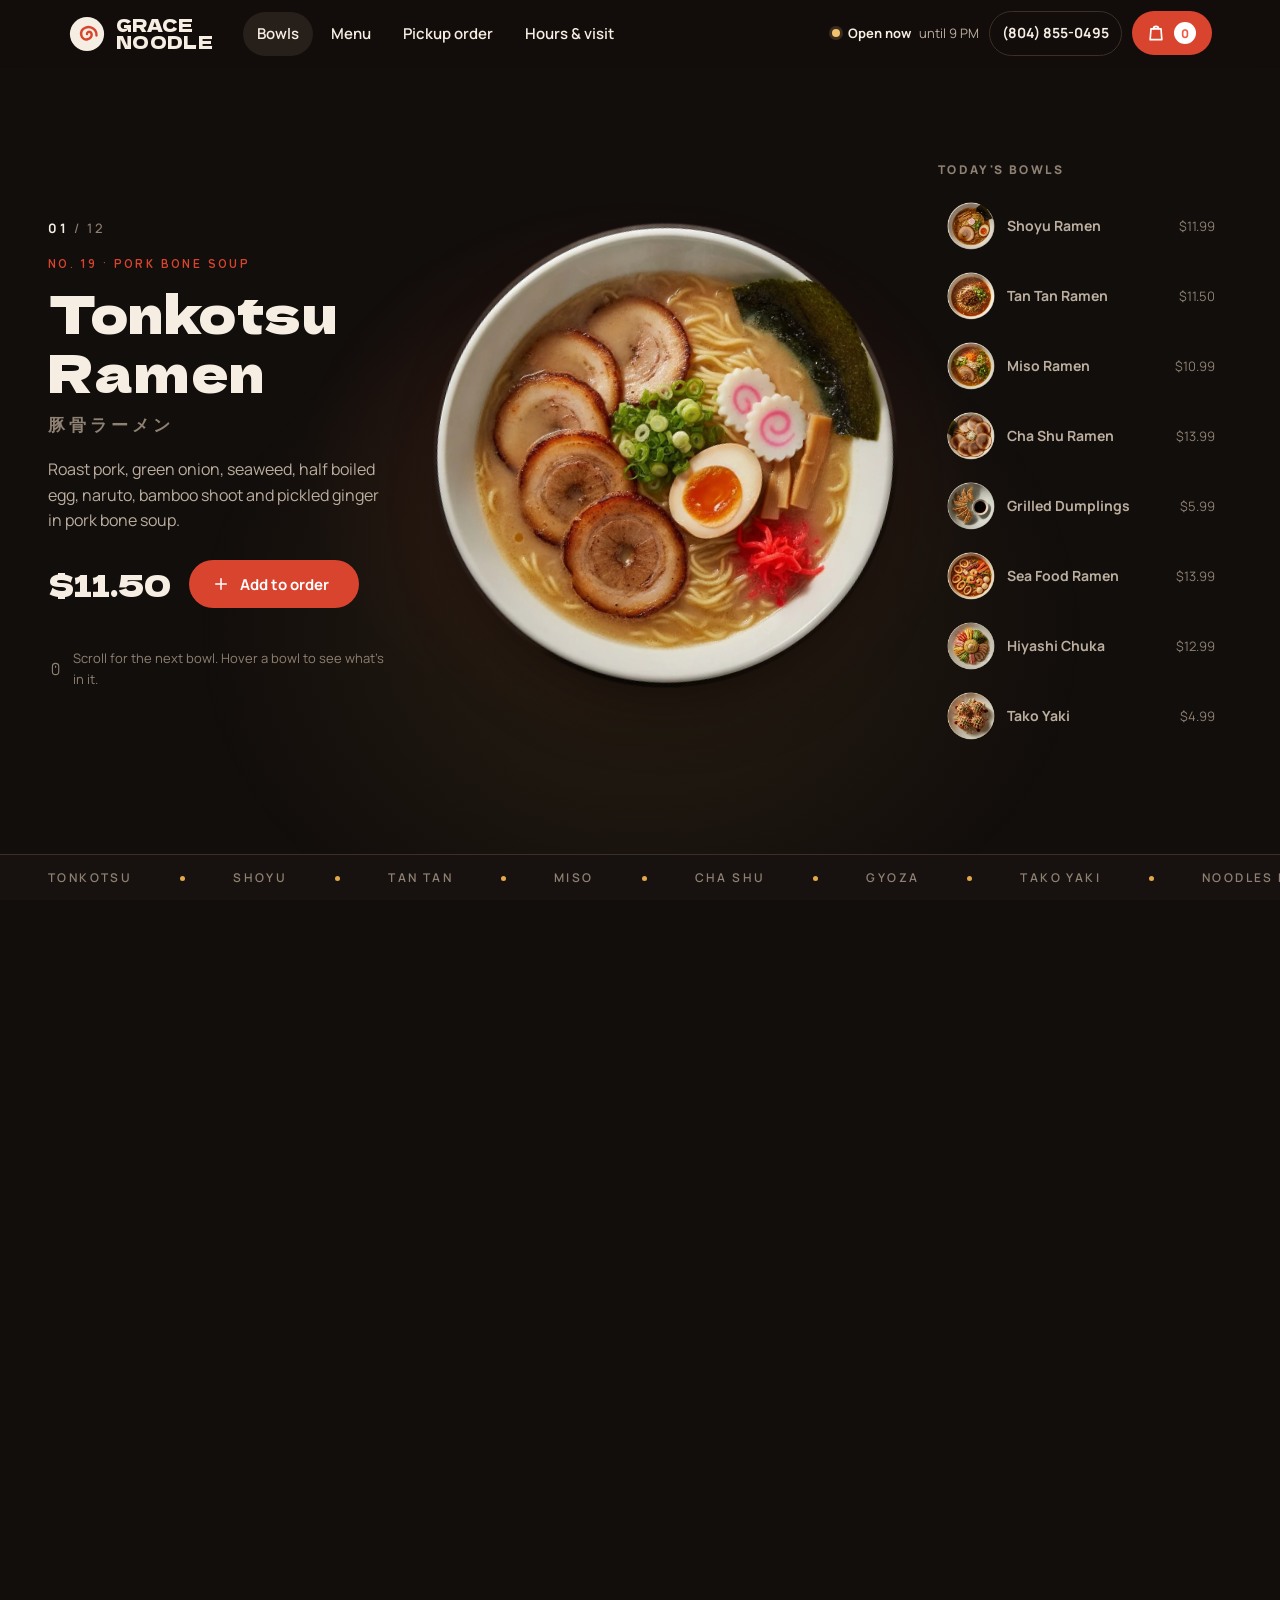
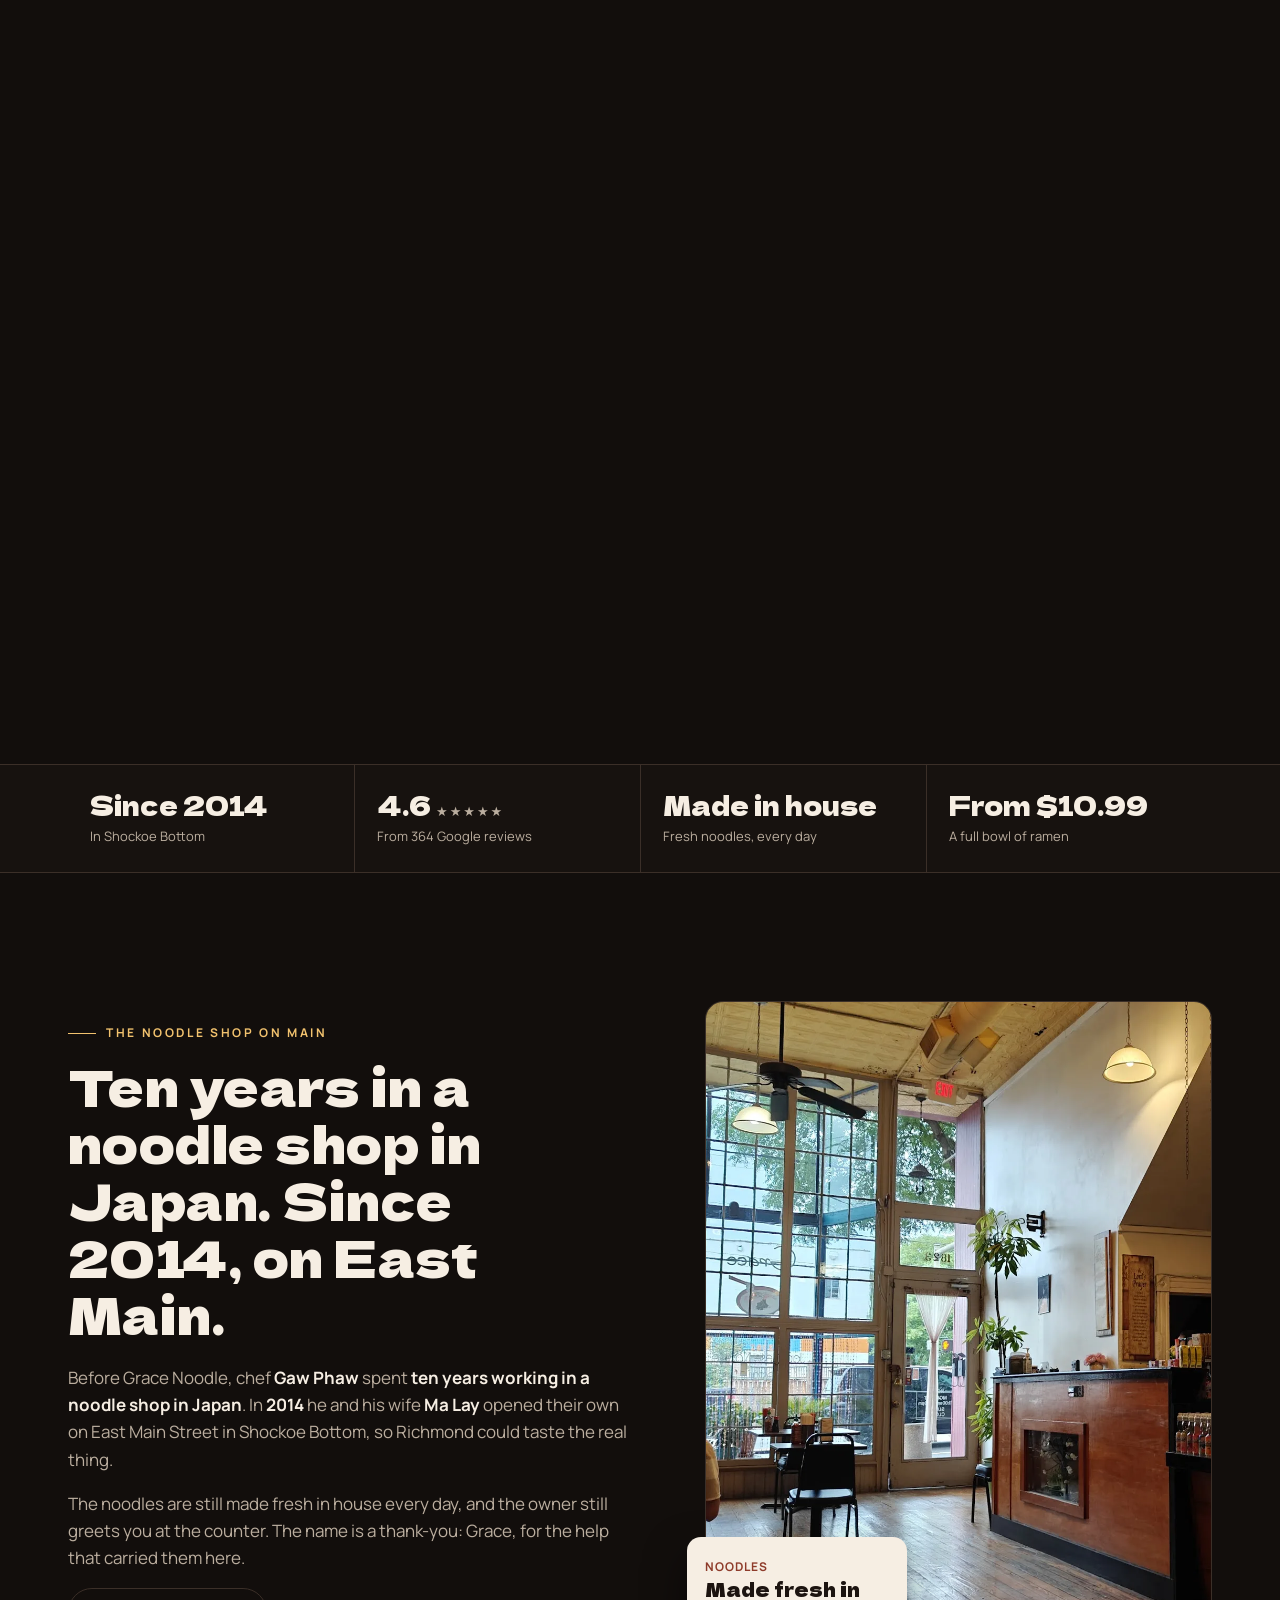
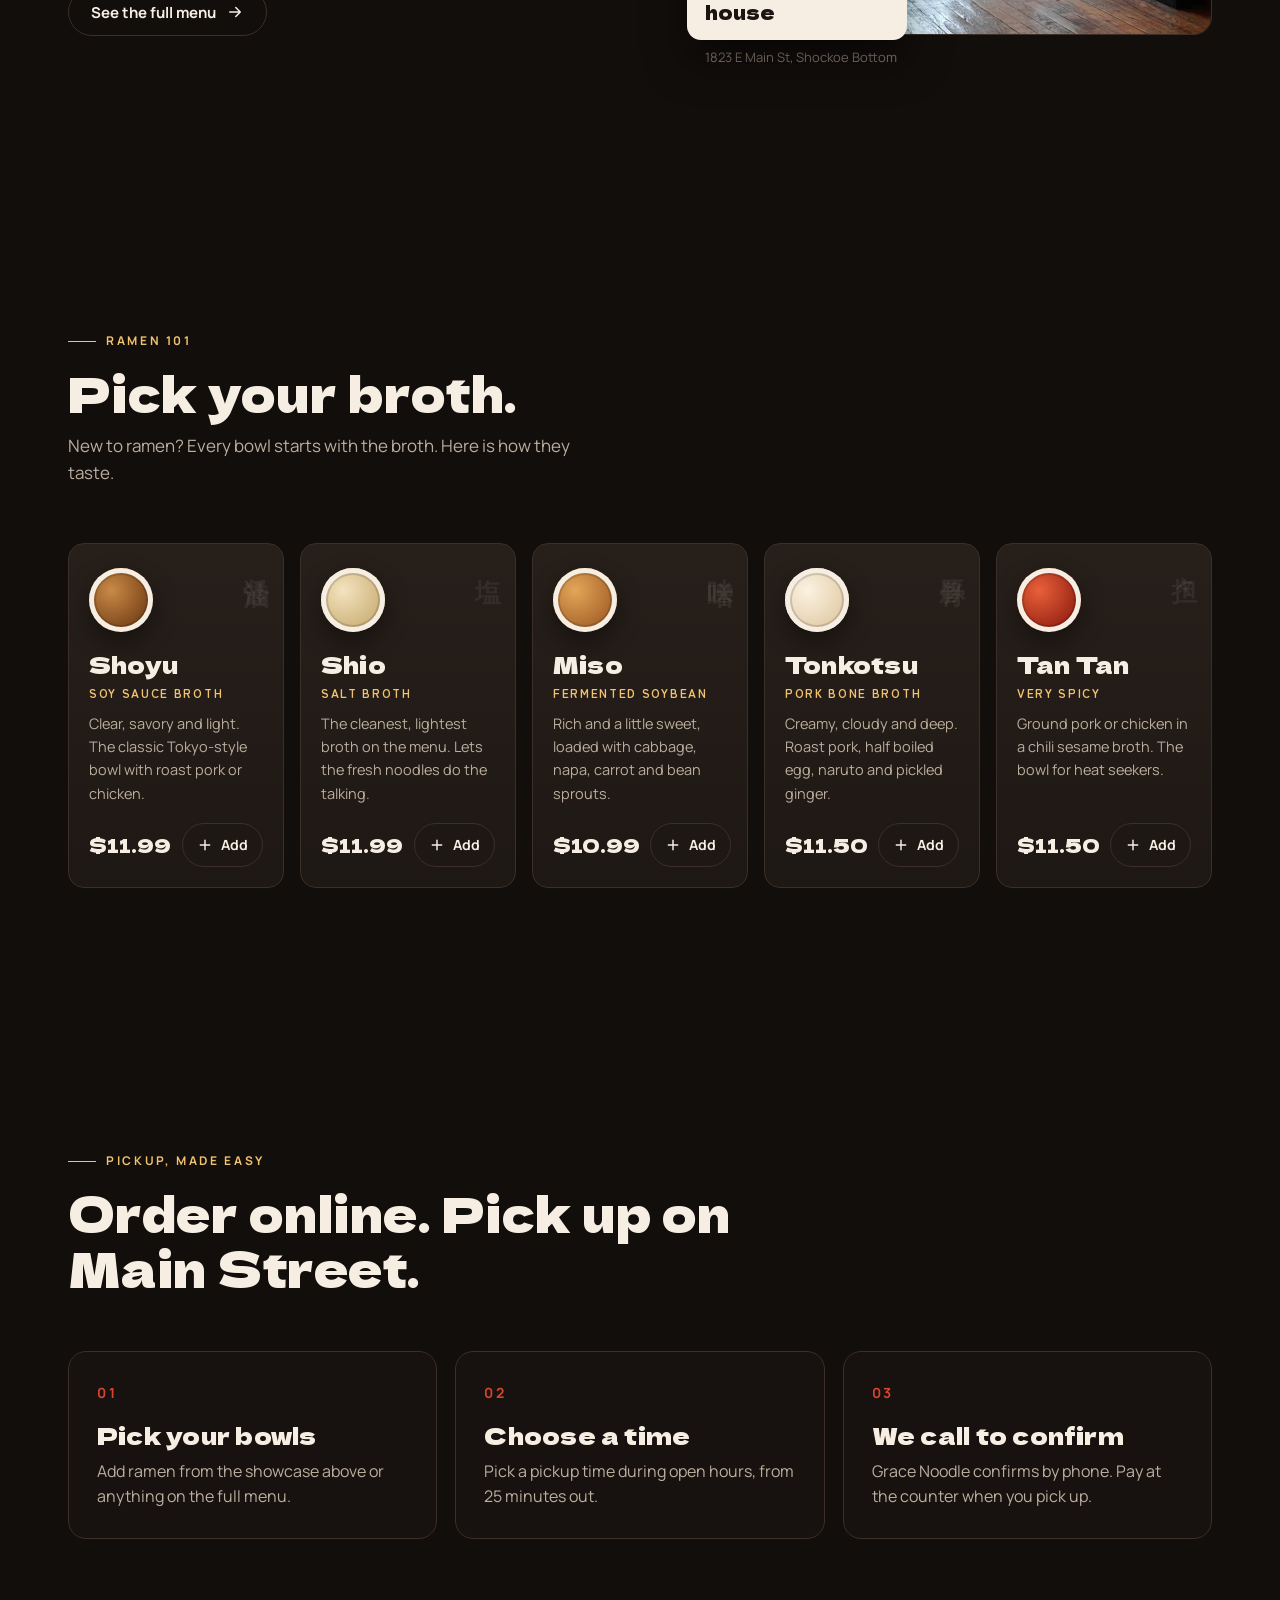
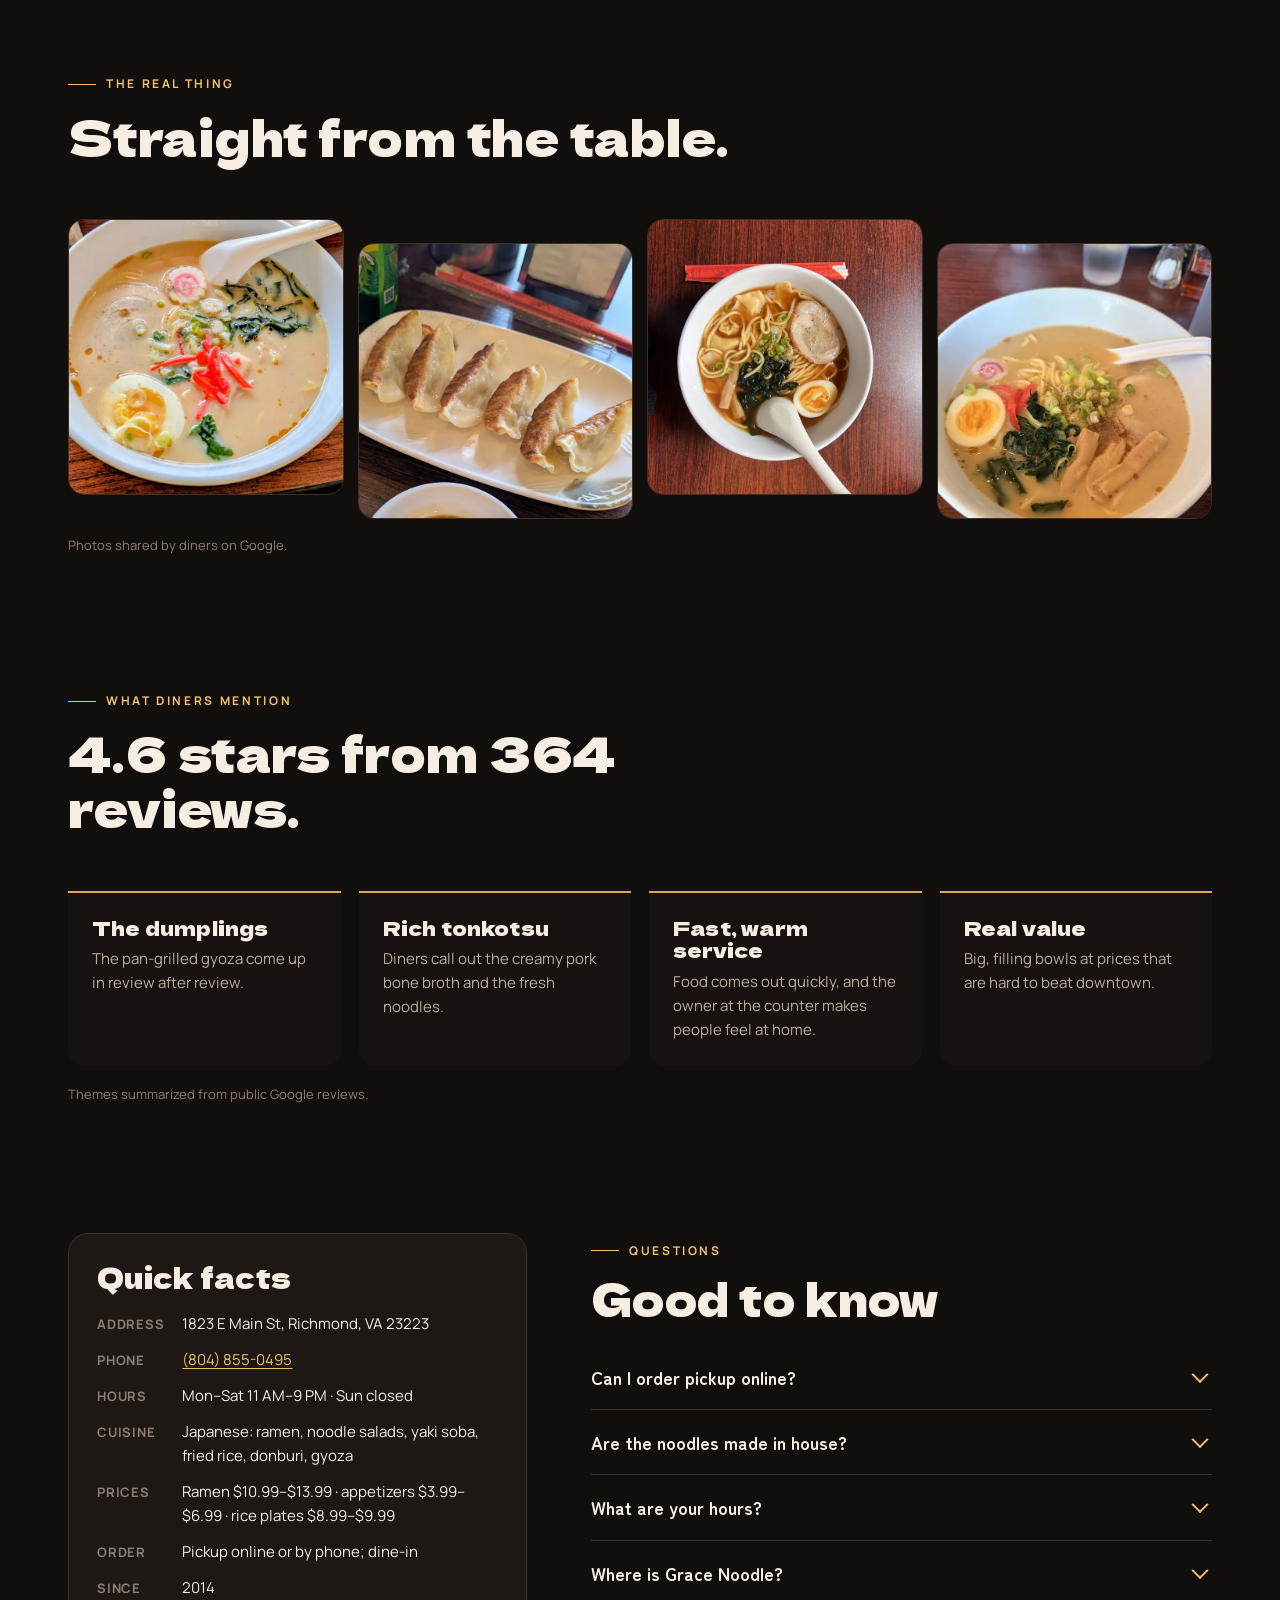
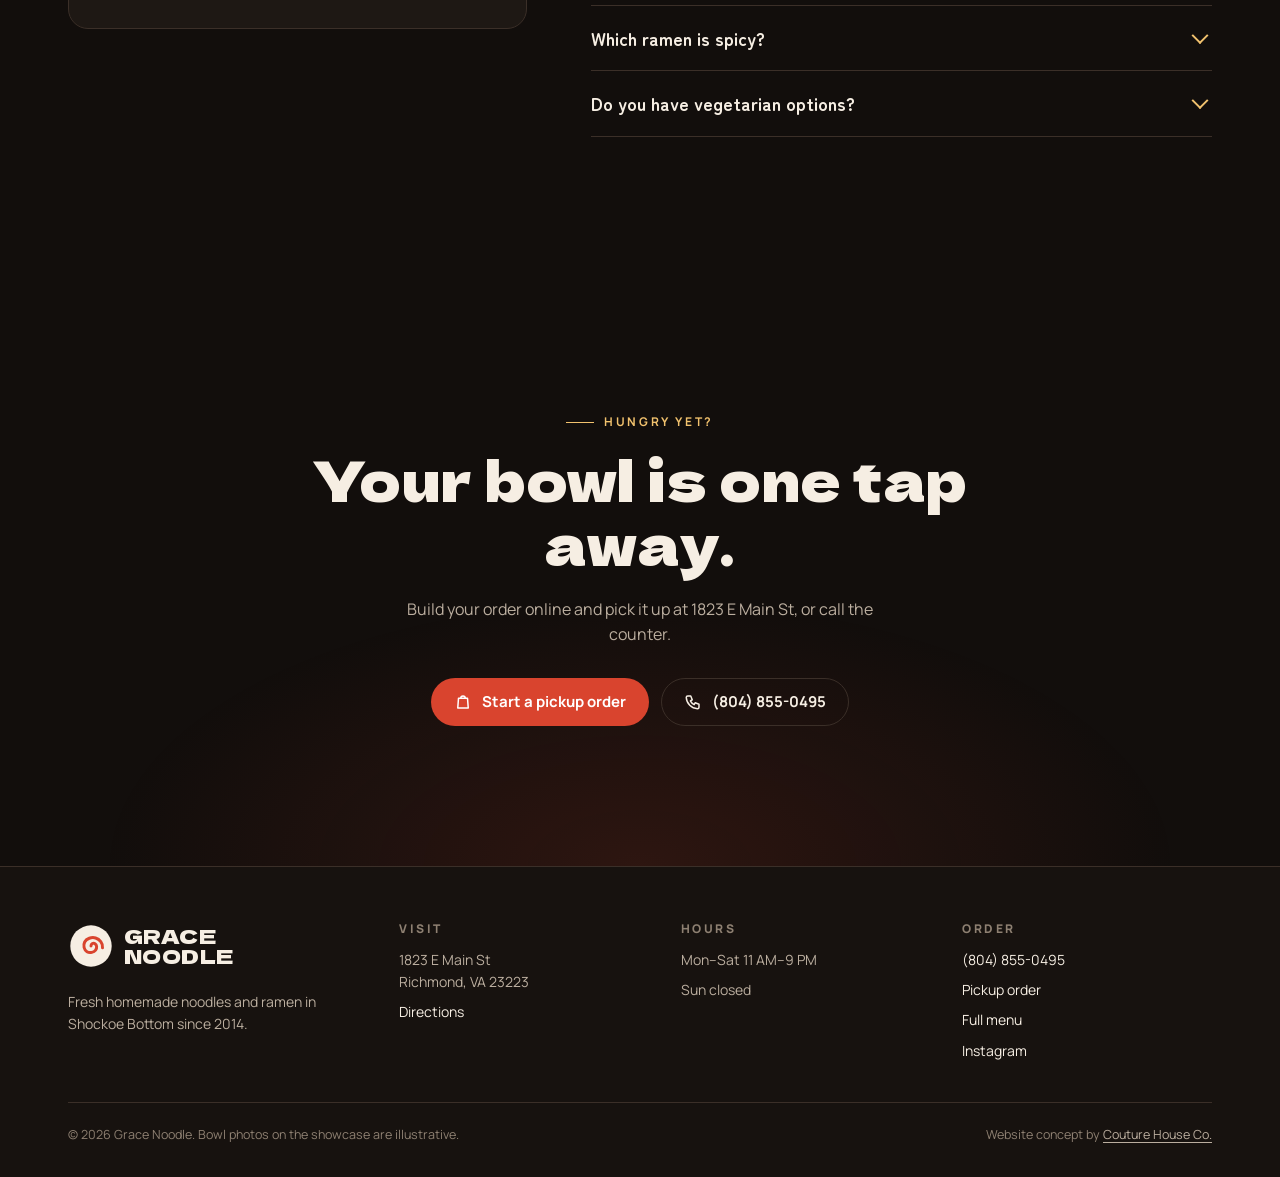
<file: index.html>
<!doctype html>
<html lang="en">
<head>
<meta charset="utf-8">
<meta name="viewport" content="width=device-width, initial-scale=1, viewport-fit=cover">
<title>Grace Noodle | Homemade Ramen in Shockoe Bottom, Richmond VA</title>
<meta name="description" content="Fresh homemade noodles and ramen at 1823 E Main St in Shockoe Bottom since 2014. Tonkotsu, shoyu, miso, gyoza and more. Order pickup online.">
<link rel="canonical" href="https://grace-noodle-website-demo.netlify.app/">
<meta name="theme-color" content="#120E0C">
<meta property="og:type" content="website">
<meta property="og:site_name" content="Grace Noodle">
<meta property="og:title" content="Grace Noodle · Homemade ramen, order pickup online">
<meta property="og:description" content="Noodles made fresh in house since 2014 at 1823 E Main St, Shockoe Bottom. Tonkotsu, shoyu, miso, gyoza and more. Pick a time and order pickup online.">
<meta property="og:url" content="https://grace-noodle-website-demo.netlify.app/">
<meta property="og:image" content="https://grace-noodle-website-demo.netlify.app/assets/img/grace-noodle-share.jpg">
<meta property="og:image:secure_url" content="https://grace-noodle-website-demo.netlify.app/assets/img/grace-noodle-share.jpg">
<meta property="og:image:type" content="image/jpeg">
<meta property="og:image:width" content="1200">
<meta property="og:image:height" content="630">
<meta property="og:image:alt" content="Grace Noodle: fresh homemade ramen in Shockoe Bottom, Richmond. Order pickup online.">
<meta name="twitter:card" content="summary_large_image">
<meta name="twitter:title" content="Grace Noodle · Homemade ramen, order pickup online">
<meta name="twitter:description" content="Noodles made fresh in house since 2014 at 1823 E Main St, Shockoe Bottom. Tonkotsu, shoyu, miso, gyoza and more. Pick a time and order pickup online.">
<meta name="twitter:image" content="https://grace-noodle-website-demo.netlify.app/assets/img/grace-noodle-share.jpg">
<meta name="twitter:image:alt" content="Grace Noodle: fresh homemade ramen in Shockoe Bottom, Richmond.">
<link rel="icon" href="favicon.svg" type="image/svg+xml">
<link rel="icon" href="favicon-32.png" sizes="32x32" type="image/png">
<link rel="apple-touch-icon" href="apple-touch-icon.png">
<link rel="manifest" href="site.webmanifest">
<link rel="preload" href="assets/fonts/dela-gothic-one-latin-400-normal.woff2" as="font" type="font/woff2" crossorigin>
<link rel="preload" as="image" href="assets/img/plates/tonkotsu-900.webp" imagesrcset="assets/img/plates/tonkotsu-480.webp 480w, assets/img/plates/tonkotsu-900.webp 900w" imagesizes="(max-width: 760px) 80vw, 620px" fetchpriority="high">
<link rel="stylesheet" href="assets/css/fonts.css?v=20261012a">
<link rel="stylesheet" href="assets/css/site.css?v=20261012a">
<script type="application/ld+json">{"@context": "https://schema.org", "@type": "Restaurant", "@id": "https://grace-noodle-website-demo.netlify.app/#restaurant", "name": "Grace Noodle", "alternateName": "Grace Japanese Noodle and Restaurant", "url": "https://grace-noodle-website-demo.netlify.app/", "telephone": "+1-804-855-0495", "image": ["https://grace-noodle-website-demo.netlify.app/assets/img/grace-noodle-share.jpg", "https://grace-noodle-website-demo.netlify.app/assets/img/grace-noodle-dining-room.webp"], "logo": "https://grace-noodle-website-demo.netlify.app/assets/img/grace-noodle-logo.svg", "address": {"@type": "PostalAddress", "streetAddress": "1823 E Main St", "addressLocality": "Richmond", "addressRegion": "VA", "postalCode": "23223", "addressCountry": "US"}, "geo": {"@type": "GeoCoordinates", "latitude": 37.5323591, "longitude": -77.4269898}, "servesCuisine": ["Japanese", "Ramen"], "priceRange": "$", "openingHoursSpecification": [{"@type": "OpeningHoursSpecification", "dayOfWeek": ["Monday", "Tuesday", "Wednesday", "Thursday", "Friday", "Saturday"], "opens": "11:00", "closes": "21:00"}], "hasMenu": "https://grace-noodle-website-demo.netlify.app/menu.html", "sameAs": ["https://www.instagram.com/gracenoodlerva/"], "areaServed": "Richmond, VA", "foundingDate": "2014", "description": "Locally owned ramen shop in Shockoe Bottom, Richmond, with noodles made fresh in house.", "aggregateRating": {"@type": "AggregateRating", "ratingValue": 4.6, "reviewCount": 364, "bestRating": 5}}</script>
<script type="application/ld+json">{"@context": "https://schema.org", "@type": "WebSite", "name": "Grace Noodle", "url": "https://grace-noodle-website-demo.netlify.app/"}</script>
<script type="application/ld+json">{"@context": "https://schema.org", "@type": "FAQPage", "mainEntity": [{"@type": "Question", "name": "Can I order pickup online?", "acceptedAnswer": {"@type": "Answer", "text": "Yes. Add bowls from the showcase above or anything on the full menu, choose a pickup time and send the order. Grace Noodle calls you to confirm, and you pay at the counter when you pick up."}}, {"@type": "Question", "name": "Are the noodles made in house?", "acceptedAnswer": {"@type": "Answer", "text": "Yes. Grace Noodle has made its noodles fresh in house since it opened in Shockoe Bottom in 2014."}}, {"@type": "Question", "name": "What are your hours?", "acceptedAnswer": {"@type": "Answer", "text": "Monday to Saturday, 11 AM to 9 PM. Closed Sunday."}}, {"@type": "Question", "name": "Where is Grace Noodle?", "acceptedAnswer": {"@type": "Answer", "text": "At 1823 E Main St in Richmond, VA 23223, in Shockoe Bottom, a short walk from the 17th Street Market."}}, {"@type": "Question", "name": "Which ramen is spicy?", "acceptedAnswer": {"@type": "Answer", "text": "Tan Tan Ramen is the hottest bowl on the menu. Kimchi Ramen, Stamina Ramen and Spicy Shrimp Garlic Sauce Ramen also bring heat. Spicy dishes are marked with a chili on the menu."}}, {"@type": "Question", "name": "Do you have vegetarian options?", "acceptedAnswer": {"@type": "Answer", "text": "Yasai Ramen and Yasai Cha Han are made with vegetables, and the Turkey Bacon Roll can be ordered vegan. Ask the counter about broths when you order."}}]}</script>
</head>
<body class="page-home">
<a class="skip" href="#main">Skip to content</a>
<header class="site-header">
  <div class="wrap hdr">
    <a class="brand" href="index.html" aria-label="Grace Noodle, home"><span class="logo"><svg class="naruto" viewBox="0 0 40 40" aria-hidden="true"><circle cx="20" cy="20" r="18" fill="#F6EEE3"/><path d="M20 20c0-2 2-3 3.5-2s2 3.5.5 5.5-5 3-7.5 1.5-3.5-5.5-2-8.5 6-4.5 9.5-3.5 6.5 4.5 6 8.5" fill="none" stroke="#D9442E" stroke-width="2.6" stroke-linecap="round"/></svg><span class="wm">Grace<br>Noodle</span></span></a>
    <nav id="site-nav" class="site-nav" aria-label="Main">
      <a href="index.html#showcase" aria-current="page">Bowls</a>
      <a href="menu.html">Menu</a>
      <a href="order.html">Pickup order</a>
      <a href="visit.html">Hours &amp; visit</a>
    </nav>
    <div class="hdr-right">
      <span class="status" data-open-status></span>
      <a class="hdr-call" href="tel:+18048550495">(804) 855-0495</a>
      <button type="button" class="cart-btn" data-open-cart aria-label="Open your order"><svg viewBox="0 0 24 24" aria-hidden="true"><path d="M6 7h12l1 13H5L6 7z"/><path d="M9 7a3 3 0 0 1 6 0"/></svg><span class="lbl">Order</span><span class="count" data-cart-count hidden>0</span></button>
      <button type="button" class="nav-toggle" aria-expanded="false" aria-controls="site-nav" aria-label="Menu"><span></span></button>
    </div>
  </div>
</header>
<main id="main">

<section class="showcase" id="showcase" aria-labelledby="sc-h" tabindex="-1">
  <div class="sc-sticky">
    <div class="sc-glow" aria-hidden="true"></div>
    <div class="steam" aria-hidden="true"><i></i><i></i><i></i></div>
    <div class="sc-grid">
      <div class="sc-text">
        <h1 id="sc-h" class="sr-only">Grace Noodle, fresh homemade ramen in Shockoe Bottom, Richmond VA</h1>
        <p class="sc-count" aria-hidden="true"><b>01</b> / 12</p>
        <p class="sc-kicker">No. 19 · Pork bone soup</p>
        <h2 class="sc-title">Tonkotsu Ramen</h2>
        <span class="sc-jp" lang="ja">豚骨ラーメン</span>
        <p class="sc-line">Roast pork, green onion, seaweed, half boiled egg, naruto, bamboo shoot and pickled ginger in pork bone soup.</p>
        <ol class="sc-legend" aria-label="What is in this bowl"></ol>
        <div class="sc-buy">
          <span class="sc-price">$11.50</span>
          <button type="button" class="btn btn-lantern sc-add" data-add="N19"><svg viewBox="0 0 24 24" aria-hidden="true"><path d="M12 5v14M5 12h14"/></svg><span class="lab">Add to order</span></button>
        </div>
        <div class="sc-opts" hidden></div>
        <p class="sc-hint"><svg viewBox="0 0 24 24" aria-hidden="true"><rect x="7" y="3" width="10" height="18" rx="5"/><path d="M12 7v3"/></svg>Scroll for the next bowl. Hover a bowl to see what's in it.</p>
      </div>
      <div class="sc-stagewrap"><div class="sc-stage">
        <div class="plate a"><img class="spin" src="assets/img/plates/tonkotsu-900.webp" srcset="assets/img/plates/tonkotsu-480.webp 480w, assets/img/plates/tonkotsu-900.webp 900w" sizes="(max-width: 760px) 80vw, 620px" alt="Tonkotsu Ramen from Grace Noodle, seen from above (illustrative image)" width="900" height="900" fetchpriority="high" decoding="async"><div class="labels"></div></div>
        <div class="plate b" aria-hidden="true"><img class="spin" src="assets/img/plates/shoyu-900.webp" alt="" width="900" height="900" loading="lazy" decoding="async"><div class="labels"></div></div>
      </div></div>
      <div class="sc-side">
        <h2>Today's bowls</h2>
        <ul class="sc-rail"></ul>
      </div>
      <div class="sc-nav">
        <button type="button" class="sc-arrow sc-prev" aria-label="Previous bowl"><svg viewBox="0 0 24 24" aria-hidden="true"><path d="M15 6l-6 6 6 6"/></svg></button>
        <div class="sc-dots"></div><button type="button" class="sc-labels-btn" aria-pressed="false"><svg viewBox="0 0 24 24" aria-hidden="true"><path d="M2 12s3.5-7 10-7 10 7 10 7-3.5 7-10 7S2 12 2 12z"/><circle cx="12" cy="12" r="3"/></svg><span>Show ingredients</span></button>
        <button type="button" class="sc-arrow sc-next" aria-label="Next bowl"><svg viewBox="0 0 24 24" aria-hidden="true"><path d="M9 6l6 6-6 6"/></svg></button>
      </div>
    </div>
    <div class="sc-progress" aria-hidden="true"></div>
    <div class="ticker" aria-hidden="true"><div class="ticker-track"><span>Tonkotsu</span> <span>Shoyu</span> <span>Tan Tan</span> <span>Miso</span> <span>Cha Shu</span> <span>Gyoza</span> <span>Tako Yaki</span> <span>Noodles made in house</span> <span>Since 2014</span> <span>1823 E Main St</span> <span>Tonkotsu</span> <span>Shoyu</span> <span>Tan Tan</span> <span>Miso</span> <span>Cha Shu</span> <span>Gyoza</span> <span>Tako Yaki</span> <span>Noodles made in house</span> <span>Since 2014</span> <span>1823 E Main St</span></div></div>
  </div>
</section>

<section class="trust" aria-label="Grace Noodle at a glance">
  <div class="wrap">
    <ul>
      <li><b>Since 2014</b><span>In Shockoe Bottom</span></li>
      <li><b>4.6 <span class="stars" aria-hidden="true">&#9733;&#9733;&#9733;&#9733;&#9733;</span></b><span>From 364 Google reviews</span></li>
      <li><b>Made in house</b><span>Fresh noodles, every day</span></li>
      <li><b>From $10.99</b><span>A full bowl of ramen</span></li>
    </ul>
  </div>
</section>

<section class="sec" aria-labelledby="story-h">
  <div class="wrap story">
    <div class="story-copy reveal">
      <span class="eyebrow">The noodle shop on Main</span>
      <h2 id="story-h">Ten years in a noodle shop in Japan. Since 2014, on East Main.</h2>
      <p>Before Grace Noodle, chef <strong>Gaw Phaw</strong> spent <strong>ten years working in a noodle shop in Japan</strong>. In <strong>2014</strong> he and his wife <strong>Ma Lay</strong> opened their own on East Main Street in Shockoe Bottom, so Richmond could taste the real thing.</p>
      <p>The noodles are still made fresh in house every day, and the owner still greets you at the counter. The name is a thank-you: Grace, for the help that carried them here.</p>
      <p><a class="btn btn-ghost" href="menu.html">See the full menu <svg viewBox="0 0 24 24" aria-hidden="true"><path d="M5 12h14M13 6l6 6-6 6"/></svg></a></p>
    </div>
    <figure class="story-figure reveal">
      <div class="frame"><img src="assets/img/grace-noodle-dining-room-tall.webp" alt="Grace Noodle's dining room with tall front windows, wooden floors, a brick wall and the order counter" width="962" height="1203" loading="lazy" decoding="async"></div>
      <div class="badge-award"><span>Noodles</span><b>Made fresh in house</b></div>
      <figcaption>1823 E Main St, Shockoe Bottom</figcaption>
    </figure>
  </div>
</section>

<section class="sec broth" aria-labelledby="broth-h">
  <div class="wrap">
    <div class="sec-head reveal"><span class="eyebrow">Ramen 101</span><h2 id="broth-h">Pick your broth.</h2><p>New to ramen? Every bowl starts with the broth. Here is how they taste.</p></div>
    <ul class="broths">
      <li class="reveal"><span class="disc disc-shoyu" id="disc-N10" aria-hidden="true"></span><span class="bjp" lang="ja" aria-hidden="true">醤油</span><h3>Shoyu</h3><span class="bsub">Soy sauce broth</span><p>Clear, savory and light. The classic Tokyo-style bowl with roast pork or chicken.</p><div class="bbuy"><span>$11.99</span><button type="button" class="btn-add" data-add="N10" data-fly-from="#disc-N10" aria-label="Add Shoyu Ramen to order"><svg viewBox="0 0 24 24" aria-hidden="true"><path d="M12 5v14M5 12h14"/></svg><span class="lab">Add</span></button></div></li><li class="reveal"><span class="disc disc-shio" id="disc-N11" aria-hidden="true"></span><span class="bjp" lang="ja" aria-hidden="true">塩</span><h3>Shio</h3><span class="bsub">Salt broth</span><p>The cleanest, lightest broth on the menu. Lets the fresh noodles do the talking.</p><div class="bbuy"><span>$11.99</span><button type="button" class="btn-add" data-add="N11" data-fly-from="#disc-N11" aria-label="Add Shio Ramen to order"><svg viewBox="0 0 24 24" aria-hidden="true"><path d="M12 5v14M5 12h14"/></svg><span class="lab">Add</span></button></div></li><li class="reveal"><span class="disc disc-miso" id="disc-N12" aria-hidden="true"></span><span class="bjp" lang="ja" aria-hidden="true">味噌</span><h3>Miso</h3><span class="bsub">Fermented soybean</span><p>Rich and a little sweet, loaded with cabbage, napa, carrot and bean sprouts.</p><div class="bbuy"><span>$10.99</span><button type="button" class="btn-add" data-add="N12" data-fly-from="#disc-N12" aria-label="Add Miso Ramen to order"><svg viewBox="0 0 24 24" aria-hidden="true"><path d="M12 5v14M5 12h14"/></svg><span class="lab">Add</span></button></div></li><li class="reveal"><span class="disc disc-tonkotsu" id="disc-N19" aria-hidden="true"></span><span class="bjp" lang="ja" aria-hidden="true">豚骨</span><h3>Tonkotsu</h3><span class="bsub">Pork bone broth</span><p>Creamy, cloudy and deep. Roast pork, half boiled egg, naruto and pickled ginger.</p><div class="bbuy"><span>$11.50</span><button type="button" class="btn-add" data-add="N19" data-fly-from="#disc-N19" aria-label="Add Tonkotsu Ramen to order"><svg viewBox="0 0 24 24" aria-hidden="true"><path d="M12 5v14M5 12h14"/></svg><span class="lab">Add</span></button></div></li><li class="reveal"><span class="disc disc-tantan" id="disc-N16" aria-hidden="true"></span><span class="bjp" lang="ja" aria-hidden="true">担々</span><h3>Tan Tan</h3><span class="bsub">Very spicy</span><p>Ground pork or chicken in a chili sesame broth. The bowl for heat seekers.</p><div class="bbuy"><span>$11.50</span><button type="button" class="btn-add" data-add="N16" data-fly-from="#disc-N16" aria-label="Add Tan Tan Ramen to order"><svg viewBox="0 0 24 24" aria-hidden="true"><path d="M12 5v14M5 12h14"/></svg><span class="lab">Add</span></button></div></li>
    </ul>
  </div>
</section>

<section class="sec" aria-labelledby="how-h">
  <div class="wrap">
    <div class="sec-head reveal"><span class="eyebrow">Pickup, made easy</span><h2 id="how-h">Order online. Pick up on Main Street.</h2></div>
    <ol class="steps">
      <li class="reveal"><h3>Pick your bowls</h3><p>Add ramen from the showcase above or anything on the full menu.</p></li>
      <li class="reveal"><h3>Choose a time</h3><p>Pick a pickup time during open hours, from 25 minutes out.</p></li>
      <li class="reveal"><h3>We call to confirm</h3><p>Grace Noodle confirms by phone. Pay at the counter when you pick up.</p></li>
    </ol>
  </div>
</section>

<section class="sec photos" aria-labelledby="ph-h" style="padding-top:0">
  <div class="wrap">
    <div class="sec-head reveal"><span class="eyebrow">The real thing</span><h2 id="ph-h">Straight from the table.</h2></div>
    <ul class="pstrip">
      <li class="reveal"><img src="assets/img/diner-tonkotsu.webp" alt="A bowl of tonkotsu ramen with egg, naruto, seaweed and pickled ginger at Grace Noodle" width="700" height="700" loading="lazy" decoding="async"></li><li class="reveal"><img src="assets/img/diner-gyoza.webp" alt="Six pan-grilled dumplings with dipping sauce at Grace Noodle" width="700" height="700" loading="lazy" decoding="async"></li><li class="reveal"><img src="assets/img/diner-shoyu.webp" alt="A bowl of shoyu ramen with roast pork, seaweed and half boiled egg on a wooden table" width="700" height="700" loading="lazy" decoding="async"></li><li class="reveal"><img src="assets/img/diner-ramen.webp" alt="Ramen with menma, seaweed, egg and green onion at Grace Noodle" width="700" height="700" loading="lazy" decoding="async"></li>
    </ul>
    <p class="themes-note">Photos shared by diners on Google.</p>
  </div>
</section>

<section class="sec" aria-labelledby="say-h" style="padding-top:0">
  <div class="wrap">
    <div class="sec-head reveal"><span class="eyebrow">What diners mention</span><h2 id="say-h">4.6 stars from 364 reviews.</h2></div>
    <ul class="themes">
      <li class="reveal"><h3>The dumplings</h3><p>The pan-grilled gyoza come up in review after review.</p></li>
      <li class="reveal"><h3>Rich tonkotsu</h3><p>Diners call out the creamy pork bone broth and the fresh noodles.</p></li>
      <li class="reveal"><h3>Fast, warm service</h3><p>Food comes out quickly, and the owner at the counter makes people feel at home.</p></li>
      <li class="reveal"><h3>Real value</h3><p>Big, filling bowls at prices that are hard to beat downtown.</p></li>
    </ul>
    <p class="themes-note">Themes summarized from public Google reviews.</p>
  </div>
</section>

<section class="sec" aria-labelledby="faq-h" style="padding-top:0">
  <div class="wrap facts">
    <aside class="qf reveal" aria-labelledby="qf-h">
      <h2 id="qf-h">Quick facts</h2>
      <dl>
        <dt>Address</dt><dd>1823 E Main St, Richmond, VA 23223</dd>
        <dt>Phone</dt><dd><a href="tel:+18048550495">(804) 855-0495</a></dd>
        <dt>Hours</dt><dd>Mon–Sat 11 AM–9 PM · Sun closed</dd>
        <dt>Cuisine</dt><dd>Japanese: ramen, noodle salads, yaki soba, fried rice, donburi, gyoza</dd>
        <dt>Prices</dt><dd>Ramen $10.99–$13.99 · appetizers $3.99–$6.99 · rice plates $8.99–$9.99</dd>
        <dt>Order</dt><dd>Pickup online or by phone; dine-in</dd>
        <dt>Since</dt><dd>2014</dd>
      </dl>
    </aside>
    <div class="faq">
      <span class="eyebrow">Questions</span>
      <h2 id="faq-h">Good to know</h2>
      <details><summary>Can I order pickup online?</summary><p>Yes. Add bowls from the showcase above or anything on the full menu, choose a pickup time and send the order. Grace Noodle calls you to confirm, and you pay at the counter when you pick up.</p></details><details><summary>Are the noodles made in house?</summary><p>Yes. Grace Noodle has made its noodles fresh in house since it opened in Shockoe Bottom in 2014.</p></details><details><summary>What are your hours?</summary><p>Monday to Saturday, 11 AM to 9 PM. Closed Sunday.</p></details><details><summary>Where is Grace Noodle?</summary><p>At 1823 E Main St in Richmond, VA 23223, in Shockoe Bottom, a short walk from the 17th Street Market.</p></details><details><summary>Which ramen is spicy?</summary><p>Tan Tan Ramen is the hottest bowl on the menu. Kimchi Ramen, Stamina Ramen and Spicy Shrimp Garlic Sauce Ramen also bring heat. Spicy dishes are marked with a chili on the menu.</p></details><details><summary>Do you have vegetarian options?</summary><p>Yasai Ramen and Yasai Cha Han are made with vegetables, and the Turkey Bacon Roll can be ordered vegan. Ask the counter about broths when you order.</p></details>
    </div>
  </div>
</section>

<section class="cta-band" aria-labelledby="cta-h">
  <div class="wrap">
    <span class="eyebrow">Hungry yet?</span>
    <h2 id="cta-h">Your bowl is one tap away.</h2>
    <p>Build your order online and pick it up at 1823 E Main St, or call the counter.</p>
    <div class="acts"><a class="btn btn-lantern" href="menu.html"><svg viewBox="0 0 24 24" aria-hidden="true"><path d="M6 7h12l1 13H5L6 7z"/><path d="M9 7a3 3 0 0 1 6 0"/></svg>Start a pickup order</a><a class="btn btn-ghost" href="tel:+18048550495"><svg viewBox="0 0 24 24" aria-hidden="true"><path d="M5 4h4l2 5-2.5 1.5a11 11 0 0 0 5 5L15 13l5 2v4a2 2 0 0 1-2 2A16 16 0 0 1 3 6a2 2 0 0 1 2-2"/></svg>(804) 855-0495</a></div>
  </div>
</section>
</main>
<footer class="site-footer">
  <div class="wrap">
    <div class="ft">
      <div>
        <span class="logo"><svg class="naruto" viewBox="0 0 40 40" aria-hidden="true"><circle cx="20" cy="20" r="18" fill="#F6EEE3"/><path d="M20 20c0-2 2-3 3.5-2s2 3.5.5 5.5-5 3-7.5 1.5-3.5-5.5-2-8.5 6-4.5 9.5-3.5 6.5 4.5 6 8.5" fill="none" stroke="#D9442E" stroke-width="2.6" stroke-linecap="round"/></svg><span class="wm">Grace<br>Noodle</span></span>
        <p style="margin:16px 0 0;max-width:30ch">Fresh homemade noodles and ramen in Shockoe Bottom since 2014.</p>
      </div>
      <div>
        <h2>Visit</h2>
        <ul><li>1823 E Main St<br>Richmond, VA 23223</li><li><a href="https://www.google.com/maps/dir/?api=1&destination=Grace+Noodle+1823+E+Main+St+Richmond+VA+23223" rel="noopener">Directions</a></li></ul>
      </div>
      <div>
        <h2>Hours</h2>
        <ul><li>Mon–Sat 11 AM–9 PM</li><li>Sun closed</li></ul>
      </div>
      <div>
        <h2>Order</h2>
        <ul><li><a href="tel:+18048550495">(804) 855-0495</a></li><li><a href="order.html">Pickup order</a></li><li><a href="menu.html">Full menu</a></li><li><a href="https://www.instagram.com/gracenoodlerva/" rel="noopener">Instagram</a></li></ul>
      </div>
    </div>
    <div class="ft-bottom">
      <span>&copy; <span data-year>2026</span> Grace Noodle. Bowl photos on the showcase are illustrative.</span>
      <span>Website concept by <a href="https://couturehouse.co" rel="noopener">Couture House Co.</a></span>
    </div>
  </div>
</footer>
<nav class="mbar" aria-label="Quick actions">
  <a href="tel:+18048550495"><svg viewBox="0 0 24 24" aria-hidden="true"><path d="M5 4h4l2 5-2.5 1.5a11 11 0 0 0 5 5L15 13l5 2v4a2 2 0 0 1-2 2A16 16 0 0 1 3 6a2 2 0 0 1 2-2"/></svg>Call</a>
  <a href="https://www.google.com/maps/dir/?api=1&destination=Grace+Noodle+1823+E+Main+St+Richmond+VA+23223" rel="noopener"><svg viewBox="0 0 24 24" aria-hidden="true"><path d="M12 21s-7-6.2-7-11a7 7 0 0 1 14 0c0 4.8-7 11-7 11z"/><circle cx="12" cy="10" r="2.5"/></svg>Directions</a>
  <button type="button" class="go cart-btn" data-open-cart aria-label="Open your order"><svg viewBox="0 0 24 24" aria-hidden="true"><path d="M6 7h12l1 13H5L6 7z"/><path d="M9 7a3 3 0 0 1 6 0"/></svg>Order <span class="count" data-cart-count hidden>0</span></button>
</nav>
<div class="cart" id="cart" hidden>
  <div class="cart-scrim" data-close-cart></div>
  <aside class="cart-panel" role="dialog" aria-modal="true" aria-labelledby="cart-title">
    <div class="cart-head"><h2 id="cart-title">Your order</h2><button type="button" class="cart-close" data-close-cart aria-label="Close your order"><svg viewBox="0 0 24 24" aria-hidden="true"><path d="M6 6l12 12M18 6L6 18"/></svg></button></div>
    <div id="cart-lines"></div>
    <div class="cart-foot">
      <div class="cart-total"><span>Subtotal</span><b data-cart-subtotal>$0.00</b></div>
      <small>Pickup only. Grace Noodle calls to confirm your order and prices. Tax is added and you pay at the counter.</small>
      <a class="btn btn-lantern" id="cart-checkout" href="order.html">Choose a pickup time <svg viewBox="0 0 24 24" aria-hidden="true"><path d="M5 12h14M13 6l6 6-6 6"/></svg></a>
    </div>
  </aside>
</div>
<p id="sr-live" class="sr-only" aria-live="polite"></p>
<script src="assets/js/menu-data.js?v=20261012a" defer></script>
<script src="assets/js/site.js?v=20261012a" defer></script>
</body>
</html>
</file>
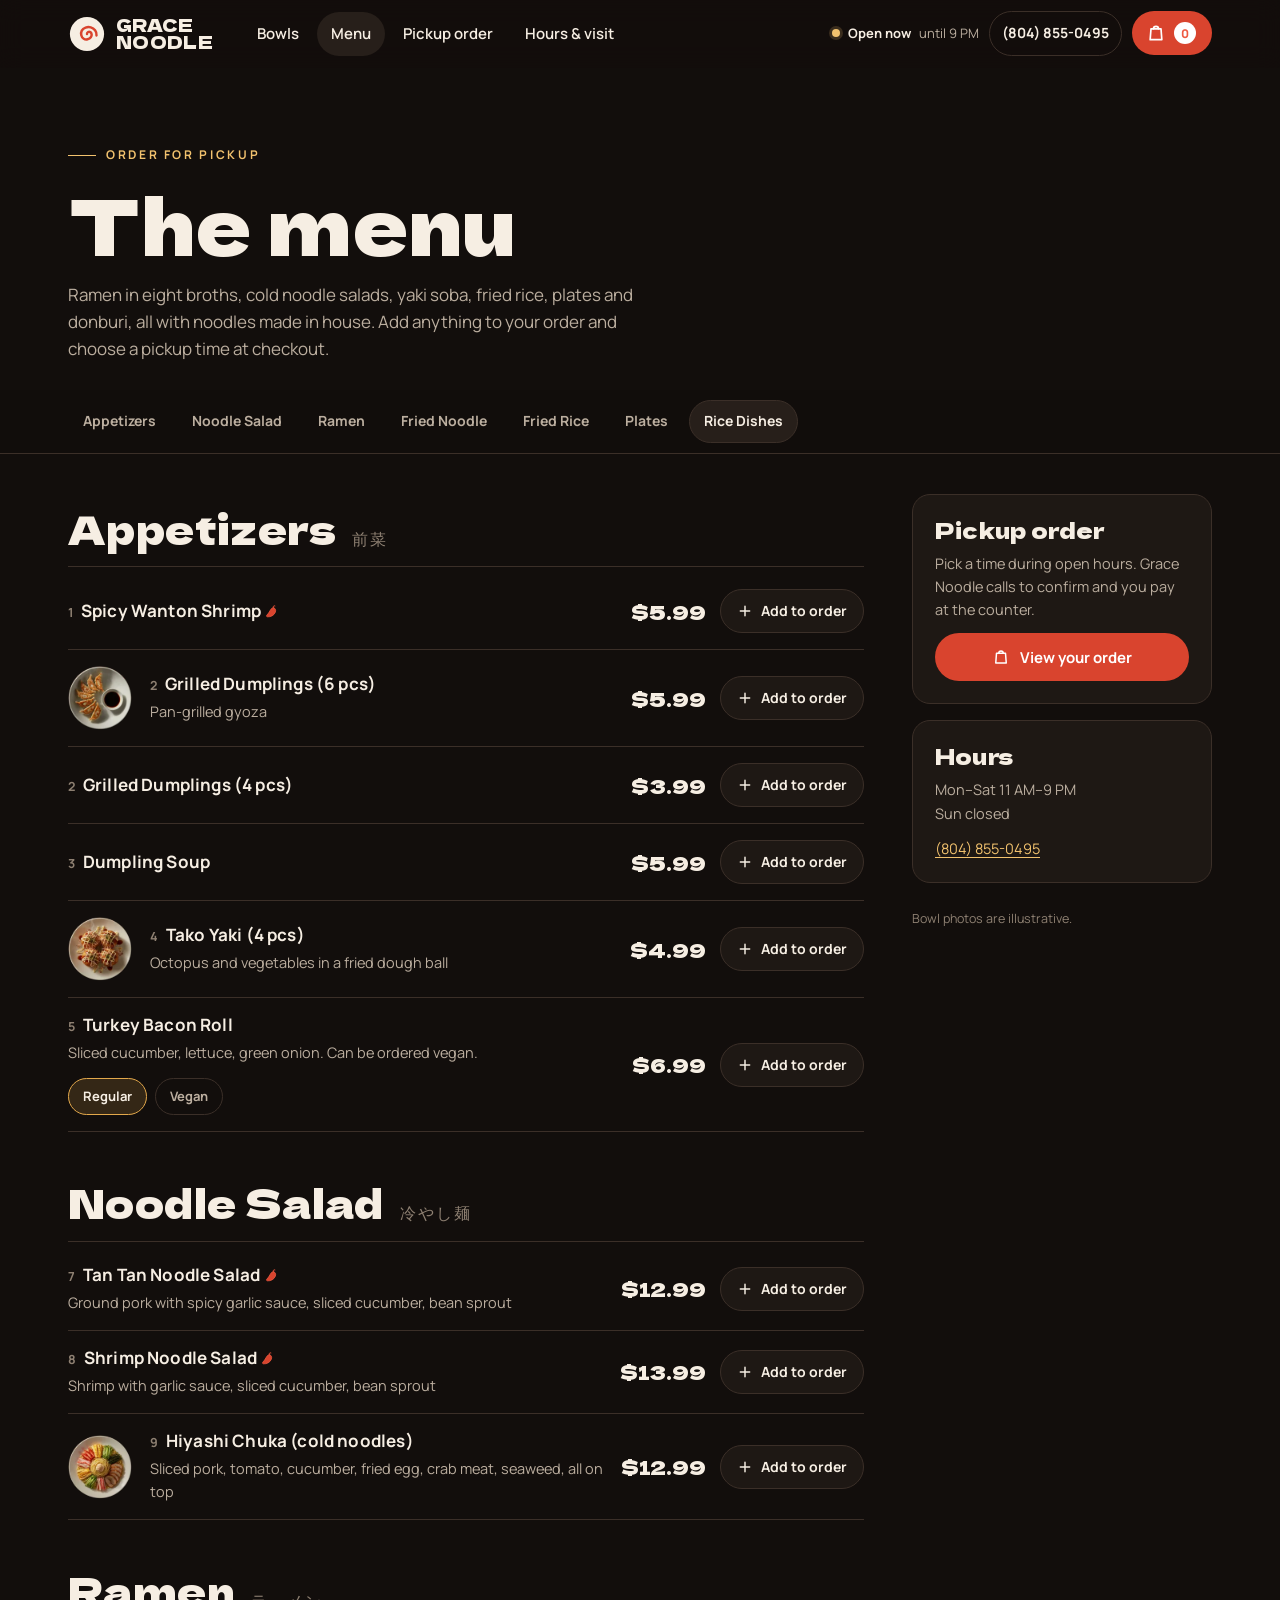
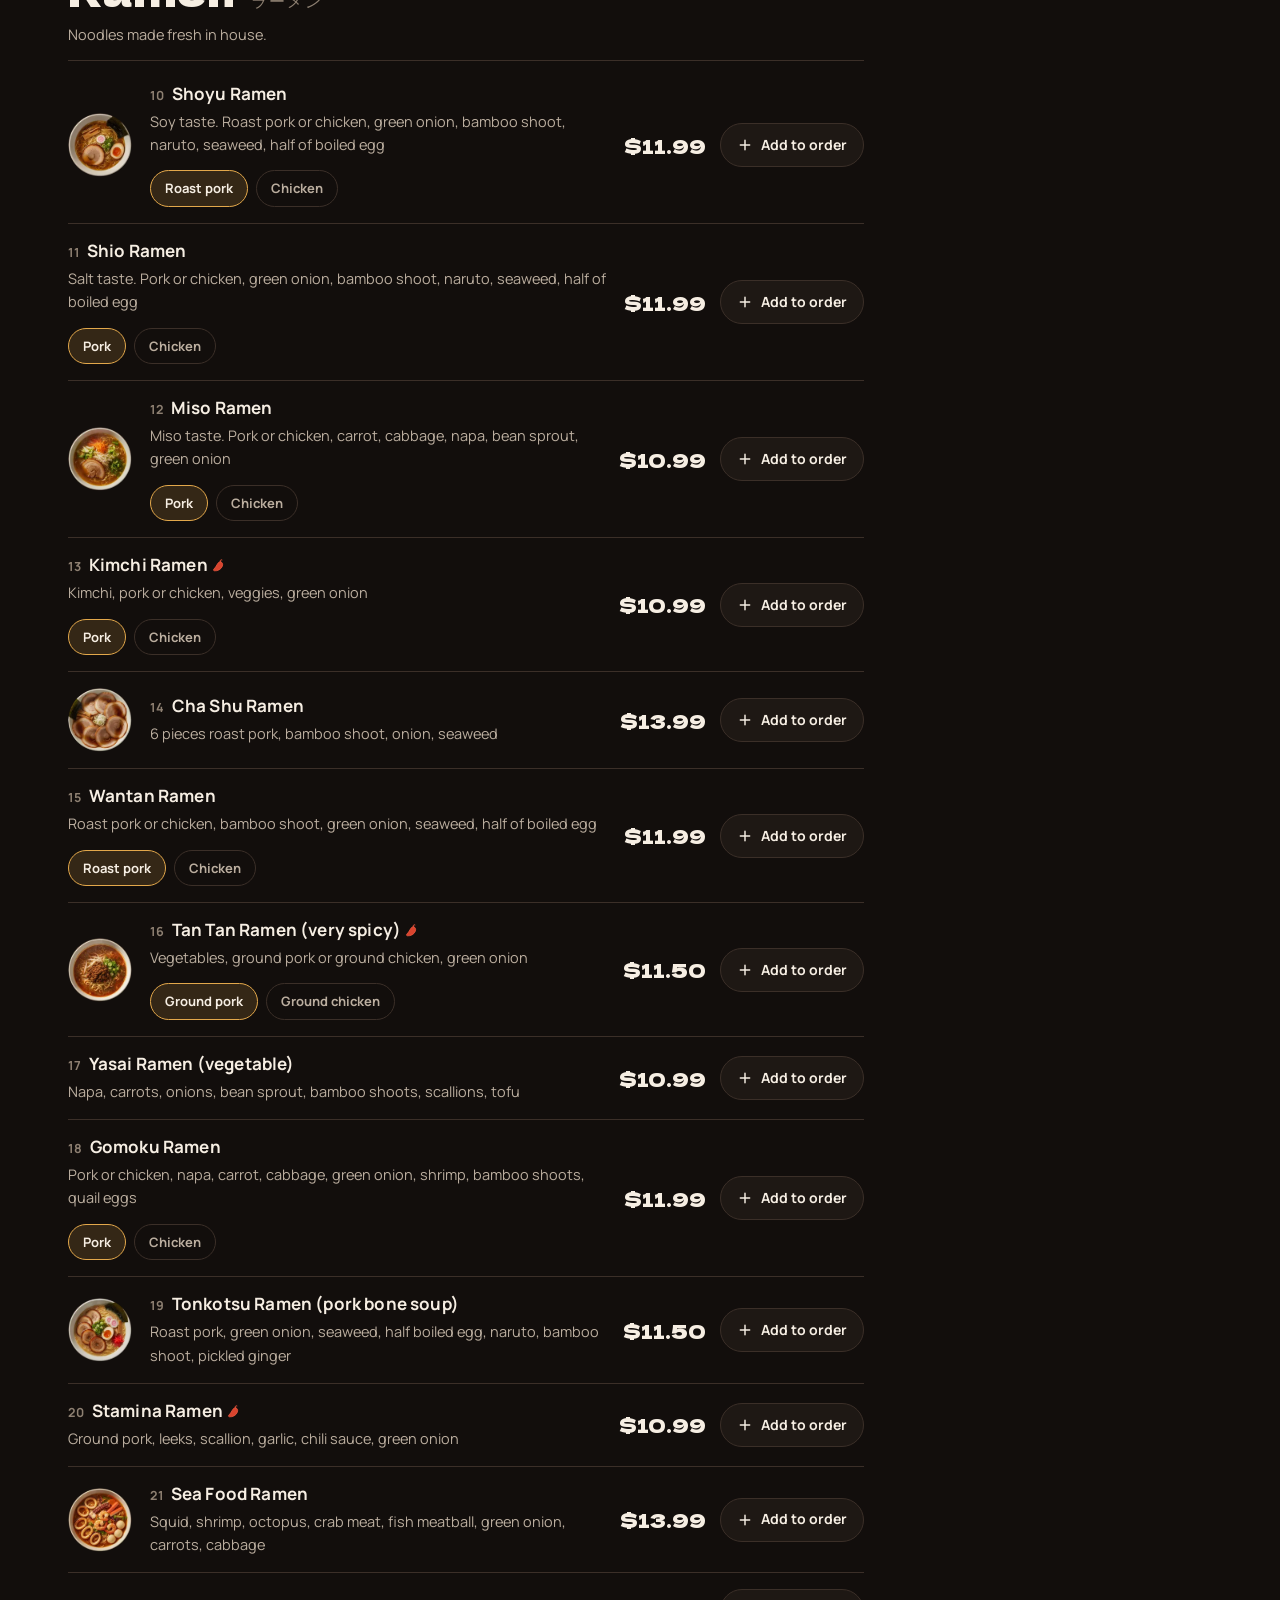
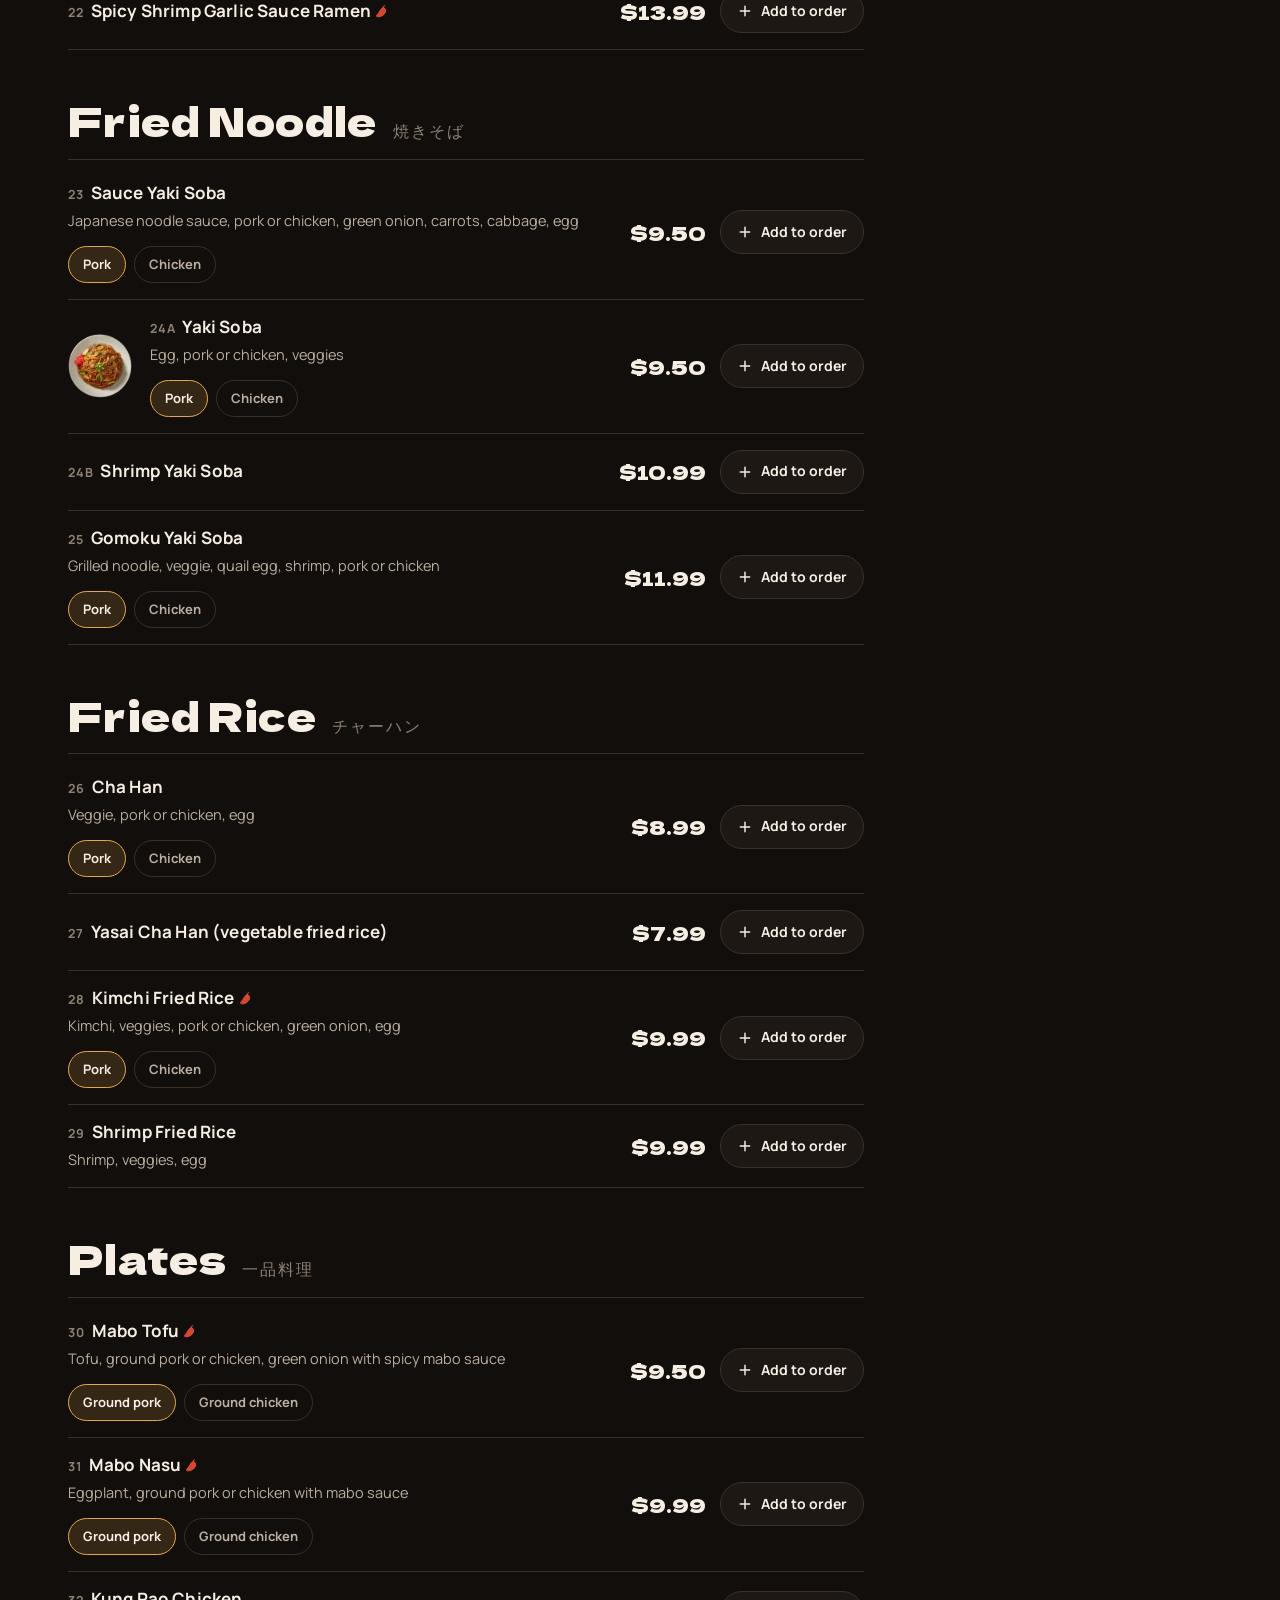
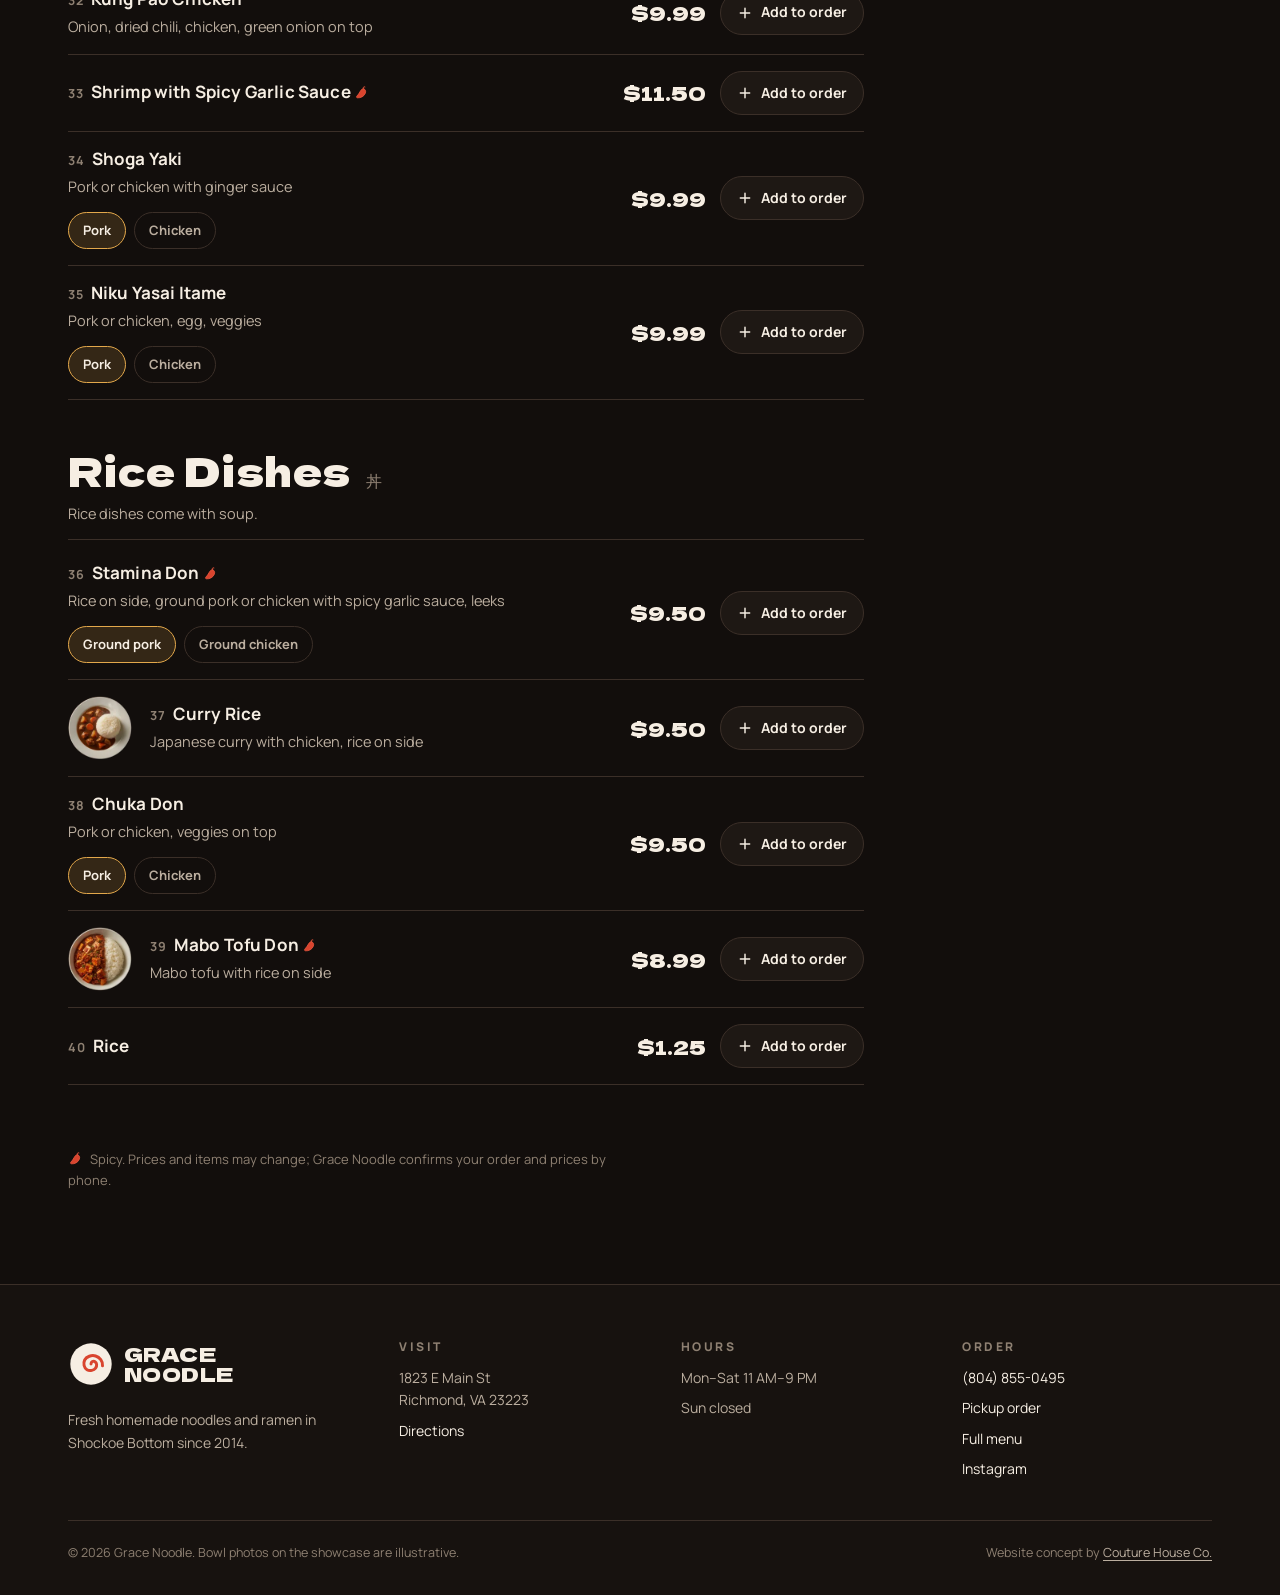
<file: menu.html>
<!doctype html>
<html lang="en">
<head>
<meta charset="utf-8">
<meta name="viewport" content="width=device-width, initial-scale=1, viewport-fit=cover">
<title>Menu | Grace Noodle, Ramen in Richmond VA</title>
<meta name="description" content="Grace Noodle's full menu with prices: tonkotsu, shoyu, miso and tan tan ramen, gyoza, yaki soba, fried rice and donburi. Order pickup online at 1823 E Main St.">
<link rel="canonical" href="https://grace-noodle-website-demo.netlify.app/menu.html">
<meta name="theme-color" content="#120E0C">
<meta property="og:type" content="website">
<meta property="og:site_name" content="Grace Noodle">
<meta property="og:title" content="Menu | Grace Noodle, Ramen in Richmond VA">
<meta property="og:description" content="Grace Noodle's full menu with prices: tonkotsu, shoyu, miso and tan tan ramen, gyoza, yaki soba, fried rice and donburi. Order pickup online at 1823 E Main St.">
<meta property="og:url" content="https://grace-noodle-website-demo.netlify.app/menu.html">
<meta property="og:image" content="https://grace-noodle-website-demo.netlify.app/assets/img/grace-noodle-share.jpg">
<meta property="og:image:secure_url" content="https://grace-noodle-website-demo.netlify.app/assets/img/grace-noodle-share.jpg">
<meta property="og:image:type" content="image/jpeg">
<meta property="og:image:width" content="1200">
<meta property="og:image:height" content="630">
<meta property="og:image:alt" content="Grace Noodle: fresh homemade ramen in Shockoe Bottom, Richmond. Order pickup online.">
<meta name="twitter:card" content="summary_large_image">
<meta name="twitter:title" content="Menu | Grace Noodle, Ramen in Richmond VA">
<meta name="twitter:description" content="Grace Noodle's full menu with prices: tonkotsu, shoyu, miso and tan tan ramen, gyoza, yaki soba, fried rice and donburi. Order pickup online at 1823 E Main St.">
<meta name="twitter:image" content="https://grace-noodle-website-demo.netlify.app/assets/img/grace-noodle-share.jpg">
<meta name="twitter:image:alt" content="Grace Noodle: fresh homemade ramen in Shockoe Bottom, Richmond.">
<link rel="icon" href="favicon.svg" type="image/svg+xml">
<link rel="icon" href="favicon-32.png" sizes="32x32" type="image/png">
<link rel="apple-touch-icon" href="apple-touch-icon.png">
<link rel="manifest" href="site.webmanifest">
<link rel="preload" href="assets/fonts/dela-gothic-one-latin-400-normal.woff2" as="font" type="font/woff2" crossorigin>

<link rel="stylesheet" href="assets/css/fonts.css?v=20261012a">
<link rel="stylesheet" href="assets/css/site.css?v=20261012a">
<script type="application/ld+json">{"@context": "https://schema.org", "@type": "Restaurant", "@id": "https://grace-noodle-website-demo.netlify.app/#restaurant", "name": "Grace Noodle", "alternateName": "Grace Japanese Noodle and Restaurant", "url": "https://grace-noodle-website-demo.netlify.app/", "telephone": "+1-804-855-0495", "image": ["https://grace-noodle-website-demo.netlify.app/assets/img/grace-noodle-share.jpg", "https://grace-noodle-website-demo.netlify.app/assets/img/grace-noodle-dining-room.webp"], "logo": "https://grace-noodle-website-demo.netlify.app/assets/img/grace-noodle-logo.svg", "address": {"@type": "PostalAddress", "streetAddress": "1823 E Main St", "addressLocality": "Richmond", "addressRegion": "VA", "postalCode": "23223", "addressCountry": "US"}, "geo": {"@type": "GeoCoordinates", "latitude": 37.5323591, "longitude": -77.4269898}, "servesCuisine": ["Japanese", "Ramen"], "priceRange": "$", "openingHoursSpecification": [{"@type": "OpeningHoursSpecification", "dayOfWeek": ["Monday", "Tuesday", "Wednesday", "Thursday", "Friday", "Saturday"], "opens": "11:00", "closes": "21:00"}], "hasMenu": "https://grace-noodle-website-demo.netlify.app/menu.html", "sameAs": ["https://www.instagram.com/gracenoodlerva/"], "areaServed": "Richmond, VA", "foundingDate": "2014", "description": "Locally owned ramen shop in Shockoe Bottom, Richmond, with noodles made fresh in house."}</script>
<script type="application/ld+json">{"@context": "https://schema.org", "@type": "Menu", "name": "Grace Noodle menu", "url": "https://grace-noodle-website-demo.netlify.app/menu.html", "inLanguage": "en", "hasMenuSection": [{"@type": "MenuSection", "name": "Appetizers", "hasMenuItem": [{"@type": "MenuItem", "name": "Spicy Wanton Shrimp", "offers": {"@type": "Offer", "price": "5.99", "priceCurrency": "USD"}}, {"@type": "MenuItem", "name": "Grilled Dumplings (6 pcs)", "offers": {"@type": "Offer", "price": "5.99", "priceCurrency": "USD"}, "description": "Pan-grilled gyoza"}, {"@type": "MenuItem", "name": "Grilled Dumplings (4 pcs)", "offers": {"@type": "Offer", "price": "3.99", "priceCurrency": "USD"}}, {"@type": "MenuItem", "name": "Dumpling Soup", "offers": {"@type": "Offer", "price": "5.99", "priceCurrency": "USD"}}, {"@type": "MenuItem", "name": "Tako Yaki (4 pcs)", "offers": {"@type": "Offer", "price": "4.99", "priceCurrency": "USD"}, "description": "Octopus and vegetables in a fried dough ball"}, {"@type": "MenuItem", "name": "Turkey Bacon Roll", "offers": {"@type": "Offer", "price": "6.99", "priceCurrency": "USD"}, "description": "Sliced cucumber, lettuce, green onion. Can be ordered vegan."}]}, {"@type": "MenuSection", "name": "Noodle Salad", "hasMenuItem": [{"@type": "MenuItem", "name": "Tan Tan Noodle Salad", "offers": {"@type": "Offer", "price": "12.99", "priceCurrency": "USD"}, "description": "Ground pork with spicy garlic sauce, sliced cucumber, bean sprout"}, {"@type": "MenuItem", "name": "Shrimp Noodle Salad", "offers": {"@type": "Offer", "price": "13.99", "priceCurrency": "USD"}, "description": "Shrimp with garlic sauce, sliced cucumber, bean sprout"}, {"@type": "MenuItem", "name": "Hiyashi Chuka (cold noodles)", "offers": {"@type": "Offer", "price": "12.99", "priceCurrency": "USD"}, "description": "Sliced pork, tomato, cucumber, fried egg, crab meat, seaweed, all on top"}]}, {"@type": "MenuSection", "name": "Ramen", "hasMenuItem": [{"@type": "MenuItem", "name": "Shoyu Ramen", "offers": {"@type": "Offer", "price": "11.99", "priceCurrency": "USD"}, "description": "Soy taste. Roast pork or chicken, green onion, bamboo shoot, naruto, seaweed, half of boiled egg"}, {"@type": "MenuItem", "name": "Shio Ramen", "offers": {"@type": "Offer", "price": "11.99", "priceCurrency": "USD"}, "description": "Salt taste. Pork or chicken, green onion, bamboo shoot, naruto, seaweed, half of boiled egg"}, {"@type": "MenuItem", "name": "Miso Ramen", "offers": {"@type": "Offer", "price": "10.99", "priceCurrency": "USD"}, "description": "Miso taste. Pork or chicken, carrot, cabbage, napa, bean sprout, green onion"}, {"@type": "MenuItem", "name": "Kimchi Ramen", "offers": {"@type": "Offer", "price": "10.99", "priceCurrency": "USD"}, "description": "Kimchi, pork or chicken, veggies, green onion"}, {"@type": "MenuItem", "name": "Cha Shu Ramen", "offers": {"@type": "Offer", "price": "13.99", "priceCurrency": "USD"}, "description": "6 pieces roast pork, bamboo shoot, onion, seaweed"}, {"@type": "MenuItem", "name": "Wantan Ramen", "offers": {"@type": "Offer", "price": "11.99", "priceCurrency": "USD"}, "description": "Roast pork or chicken, bamboo shoot, green onion, seaweed, half of boiled egg"}, {"@type": "MenuItem", "name": "Tan Tan Ramen (very spicy)", "offers": {"@type": "Offer", "price": "11.50", "priceCurrency": "USD"}, "description": "Vegetables, ground pork or ground chicken, green onion"}, {"@type": "MenuItem", "name": "Yasai Ramen (vegetable)", "offers": {"@type": "Offer", "price": "10.99", "priceCurrency": "USD"}, "description": "Napa, carrots, onions, bean sprout, bamboo shoots, scallions, tofu"}, {"@type": "MenuItem", "name": "Gomoku Ramen", "offers": {"@type": "Offer", "price": "11.99", "priceCurrency": "USD"}, "description": "Pork or chicken, napa, carrot, cabbage, green onion, shrimp, bamboo shoots, quail eggs"}, {"@type": "MenuItem", "name": "Tonkotsu Ramen (pork bone soup)", "offers": {"@type": "Offer", "price": "11.50", "priceCurrency": "USD"}, "description": "Roast pork, green onion, seaweed, half boiled egg, naruto, bamboo shoot, pickled ginger"}, {"@type": "MenuItem", "name": "Stamina Ramen", "offers": {"@type": "Offer", "price": "10.99", "priceCurrency": "USD"}, "description": "Ground pork, leeks, scallion, garlic, chili sauce, green onion"}, {"@type": "MenuItem", "name": "Sea Food Ramen", "offers": {"@type": "Offer", "price": "13.99", "priceCurrency": "USD"}, "description": "Squid, shrimp, octopus, crab meat, fish meatball, green onion, carrots, cabbage"}, {"@type": "MenuItem", "name": "Spicy Shrimp Garlic Sauce Ramen", "offers": {"@type": "Offer", "price": "13.99", "priceCurrency": "USD"}}]}, {"@type": "MenuSection", "name": "Fried Noodle", "hasMenuItem": [{"@type": "MenuItem", "name": "Sauce Yaki Soba", "offers": {"@type": "Offer", "price": "9.50", "priceCurrency": "USD"}, "description": "Japanese noodle sauce, pork or chicken, green onion, carrots, cabbage, egg"}, {"@type": "MenuItem", "name": "Yaki Soba", "offers": {"@type": "Offer", "price": "9.50", "priceCurrency": "USD"}, "description": "Egg, pork or chicken, veggies"}, {"@type": "MenuItem", "name": "Shrimp Yaki Soba", "offers": {"@type": "Offer", "price": "10.99", "priceCurrency": "USD"}}, {"@type": "MenuItem", "name": "Gomoku Yaki Soba", "offers": {"@type": "Offer", "price": "11.99", "priceCurrency": "USD"}, "description": "Grilled noodle, veggie, quail egg, shrimp, pork or chicken"}]}, {"@type": "MenuSection", "name": "Fried Rice", "hasMenuItem": [{"@type": "MenuItem", "name": "Cha Han", "offers": {"@type": "Offer", "price": "8.99", "priceCurrency": "USD"}, "description": "Veggie, pork or chicken, egg"}, {"@type": "MenuItem", "name": "Yasai Cha Han (vegetable fried rice)", "offers": {"@type": "Offer", "price": "7.99", "priceCurrency": "USD"}}, {"@type": "MenuItem", "name": "Kimchi Fried Rice", "offers": {"@type": "Offer", "price": "9.99", "priceCurrency": "USD"}, "description": "Kimchi, veggies, pork or chicken, green onion, egg"}, {"@type": "MenuItem", "name": "Shrimp Fried Rice", "offers": {"@type": "Offer", "price": "9.99", "priceCurrency": "USD"}, "description": "Shrimp, veggies, egg"}]}, {"@type": "MenuSection", "name": "Plates", "hasMenuItem": [{"@type": "MenuItem", "name": "Mabo Tofu", "offers": {"@type": "Offer", "price": "9.50", "priceCurrency": "USD"}, "description": "Tofu, ground pork or chicken, green onion with spicy mabo sauce"}, {"@type": "MenuItem", "name": "Mabo Nasu", "offers": {"@type": "Offer", "price": "9.99", "priceCurrency": "USD"}, "description": "Eggplant, ground pork or chicken with mabo sauce"}, {"@type": "MenuItem", "name": "Kung Pao Chicken", "offers": {"@type": "Offer", "price": "9.99", "priceCurrency": "USD"}, "description": "Onion, dried chili, chicken, green onion on top"}, {"@type": "MenuItem", "name": "Shrimp with Spicy Garlic Sauce", "offers": {"@type": "Offer", "price": "11.50", "priceCurrency": "USD"}}, {"@type": "MenuItem", "name": "Shoga Yaki", "offers": {"@type": "Offer", "price": "9.99", "priceCurrency": "USD"}, "description": "Pork or chicken with ginger sauce"}, {"@type": "MenuItem", "name": "Niku Yasai Itame", "offers": {"@type": "Offer", "price": "9.99", "priceCurrency": "USD"}, "description": "Pork or chicken, egg, veggies"}]}, {"@type": "MenuSection", "name": "Rice Dishes", "hasMenuItem": [{"@type": "MenuItem", "name": "Stamina Don", "offers": {"@type": "Offer", "price": "9.50", "priceCurrency": "USD"}, "description": "Rice on side, ground pork or chicken with spicy garlic sauce, leeks"}, {"@type": "MenuItem", "name": "Curry Rice", "offers": {"@type": "Offer", "price": "9.50", "priceCurrency": "USD"}, "description": "Japanese curry with chicken, rice on side"}, {"@type": "MenuItem", "name": "Chuka Don", "offers": {"@type": "Offer", "price": "9.50", "priceCurrency": "USD"}, "description": "Pork or chicken, veggies on top"}, {"@type": "MenuItem", "name": "Mabo Tofu Don", "offers": {"@type": "Offer", "price": "8.99", "priceCurrency": "USD"}, "description": "Mabo tofu with rice on side"}, {"@type": "MenuItem", "name": "Rice", "offers": {"@type": "Offer", "price": "1.25", "priceCurrency": "USD"}}]}]}</script>
<script type="application/ld+json">{"@context": "https://schema.org", "@type": "BreadcrumbList", "itemListElement": [{"@type": "ListItem", "position": 1, "name": "Home", "item": "https://grace-noodle-website-demo.netlify.app/"}, {"@type": "ListItem", "position": 2, "name": "Menu", "item": "https://grace-noodle-website-demo.netlify.app/menu.html"}]}</script>
</head>
<body class="page-menu">
<a class="skip" href="#main">Skip to content</a>
<header class="site-header">
  <div class="wrap hdr">
    <a class="brand" href="index.html" aria-label="Grace Noodle, home"><span class="logo"><svg class="naruto" viewBox="0 0 40 40" aria-hidden="true"><circle cx="20" cy="20" r="18" fill="#F6EEE3"/><path d="M20 20c0-2 2-3 3.5-2s2 3.5.5 5.5-5 3-7.5 1.5-3.5-5.5-2-8.5 6-4.5 9.5-3.5 6.5 4.5 6 8.5" fill="none" stroke="#D9442E" stroke-width="2.6" stroke-linecap="round"/></svg><span class="wm">Grace<br>Noodle</span></span></a>
    <nav id="site-nav" class="site-nav" aria-label="Main">
      <a href="index.html#showcase">Bowls</a>
      <a href="menu.html" aria-current="page">Menu</a>
      <a href="order.html">Pickup order</a>
      <a href="visit.html">Hours &amp; visit</a>
    </nav>
    <div class="hdr-right">
      <span class="status" data-open-status></span>
      <a class="hdr-call" href="tel:+18048550495">(804) 855-0495</a>
      <button type="button" class="cart-btn" data-open-cart aria-label="Open your order"><svg viewBox="0 0 24 24" aria-hidden="true"><path d="M6 7h12l1 13H5L6 7z"/><path d="M9 7a3 3 0 0 1 6 0"/></svg><span class="lbl">Order</span><span class="count" data-cart-count hidden>0</span></button>
      <button type="button" class="nav-toggle" aria-expanded="false" aria-controls="site-nav" aria-label="Menu"><span></span></button>
    </div>
  </div>
</header>
<main id="main">

<section class="page-hero">
  <div class="wrap">
    <span class="eyebrow">Order for pickup</span>
    <h1>The menu</h1>
    <p>Ramen in eight broths, cold noodle salads, yaki soba, fried rice, plates and donburi, all with noodles made in house. Add anything to your order and choose a pickup time at checkout.</p>
  </div>
</section>
<nav class="mnav" aria-label="Menu sections"><ul><li><a href="#appetizers">Appetizers</a></li><li><a href="#salad">Noodle Salad</a></li><li><a href="#ramen">Ramen</a></li><li><a href="#fried-noodle">Fried Noodle</a></li><li><a href="#fried-rice">Fried Rice</a></li><li><a href="#plates">Plates</a></li><li><a href="#rice">Rice Dishes</a></li></ul></nav>
<div class="wrap menu-wrap">
  <div>
    <div id="menu-root"><noscript><p>Turn on JavaScript to order online, or call (804) 855-0495 to order by phone.</p></noscript></div>
    <p class="advisory"><svg class="chili" viewBox="0 0 24 24" aria-hidden="true"><path d="M14.5 4.5c.5-1.5 2-2 3-1.5M15.5 6c3 1 4 4 2.5 7.5C16 18 11 21 5.5 20.5 4 20.3 3.4 19 4.4 18c3-3 4.6-6.5 6.6-9.5C12.3 6.6 13.8 5.6 15.5 6z"/></svg> Spicy. Prices and items may change; Grace Noodle confirms your order and prices by phone.</p>
  </div>
  <aside class="menu-aside">
    <div class="aside-card">
      <h2>Pickup order</h2>
      <p>Pick a time during open hours. Grace Noodle calls to confirm and you pay at the counter.</p>
      <button type="button" class="btn btn-lantern" data-open-cart><svg viewBox="0 0 24 24" aria-hidden="true"><path d="M6 7h12l1 13H5L6 7z"/><path d="M9 7a3 3 0 0 1 6 0"/></svg>View your order</button>
    </div>
    <div class="aside-card">
      <h2>Hours</h2>
      <p>Mon–Sat 11 AM–9 PM<br>Sun closed</p>
      <p style="margin:0"><a href="tel:+18048550495">(804) 855-0495</a></p>
    </div>
    <p class="illus-note">Bowl photos are illustrative.</p>
  </aside>
</div>
</main>
<footer class="site-footer">
  <div class="wrap">
    <div class="ft">
      <div>
        <span class="logo"><svg class="naruto" viewBox="0 0 40 40" aria-hidden="true"><circle cx="20" cy="20" r="18" fill="#F6EEE3"/><path d="M20 20c0-2 2-3 3.5-2s2 3.5.5 5.5-5 3-7.5 1.5-3.5-5.5-2-8.5 6-4.5 9.5-3.5 6.5 4.5 6 8.5" fill="none" stroke="#D9442E" stroke-width="2.6" stroke-linecap="round"/></svg><span class="wm">Grace<br>Noodle</span></span>
        <p style="margin:16px 0 0;max-width:30ch">Fresh homemade noodles and ramen in Shockoe Bottom since 2014.</p>
      </div>
      <div>
        <h2>Visit</h2>
        <ul><li>1823 E Main St<br>Richmond, VA 23223</li><li><a href="https://www.google.com/maps/dir/?api=1&destination=Grace+Noodle+1823+E+Main+St+Richmond+VA+23223" rel="noopener">Directions</a></li></ul>
      </div>
      <div>
        <h2>Hours</h2>
        <ul><li>Mon–Sat 11 AM–9 PM</li><li>Sun closed</li></ul>
      </div>
      <div>
        <h2>Order</h2>
        <ul><li><a href="tel:+18048550495">(804) 855-0495</a></li><li><a href="order.html">Pickup order</a></li><li><a href="menu.html">Full menu</a></li><li><a href="https://www.instagram.com/gracenoodlerva/" rel="noopener">Instagram</a></li></ul>
      </div>
    </div>
    <div class="ft-bottom">
      <span>&copy; <span data-year>2026</span> Grace Noodle. Bowl photos on the showcase are illustrative.</span>
      <span>Website concept by <a href="https://couturehouse.co" rel="noopener">Couture House Co.</a></span>
    </div>
  </div>
</footer>
<nav class="mbar" aria-label="Quick actions">
  <a href="tel:+18048550495"><svg viewBox="0 0 24 24" aria-hidden="true"><path d="M5 4h4l2 5-2.5 1.5a11 11 0 0 0 5 5L15 13l5 2v4a2 2 0 0 1-2 2A16 16 0 0 1 3 6a2 2 0 0 1 2-2"/></svg>Call</a>
  <a href="https://www.google.com/maps/dir/?api=1&destination=Grace+Noodle+1823+E+Main+St+Richmond+VA+23223" rel="noopener"><svg viewBox="0 0 24 24" aria-hidden="true"><path d="M12 21s-7-6.2-7-11a7 7 0 0 1 14 0c0 4.8-7 11-7 11z"/><circle cx="12" cy="10" r="2.5"/></svg>Directions</a>
  <button type="button" class="go cart-btn" data-open-cart aria-label="Open your order"><svg viewBox="0 0 24 24" aria-hidden="true"><path d="M6 7h12l1 13H5L6 7z"/><path d="M9 7a3 3 0 0 1 6 0"/></svg>Order <span class="count" data-cart-count hidden>0</span></button>
</nav>
<div class="cart" id="cart" hidden>
  <div class="cart-scrim" data-close-cart></div>
  <aside class="cart-panel" role="dialog" aria-modal="true" aria-labelledby="cart-title">
    <div class="cart-head"><h2 id="cart-title">Your order</h2><button type="button" class="cart-close" data-close-cart aria-label="Close your order"><svg viewBox="0 0 24 24" aria-hidden="true"><path d="M6 6l12 12M18 6L6 18"/></svg></button></div>
    <div id="cart-lines"></div>
    <div class="cart-foot">
      <div class="cart-total"><span>Subtotal</span><b data-cart-subtotal>$0.00</b></div>
      <small>Pickup only. Grace Noodle calls to confirm your order and prices. Tax is added and you pay at the counter.</small>
      <a class="btn btn-lantern" id="cart-checkout" href="order.html">Choose a pickup time <svg viewBox="0 0 24 24" aria-hidden="true"><path d="M5 12h14M13 6l6 6-6 6"/></svg></a>
    </div>
  </aside>
</div>
<p id="sr-live" class="sr-only" aria-live="polite"></p>
<script src="assets/js/menu-data.js?v=20261012a" defer></script>
<script src="assets/js/site.js?v=20261012a" defer></script>
</body>
</html>
</file>
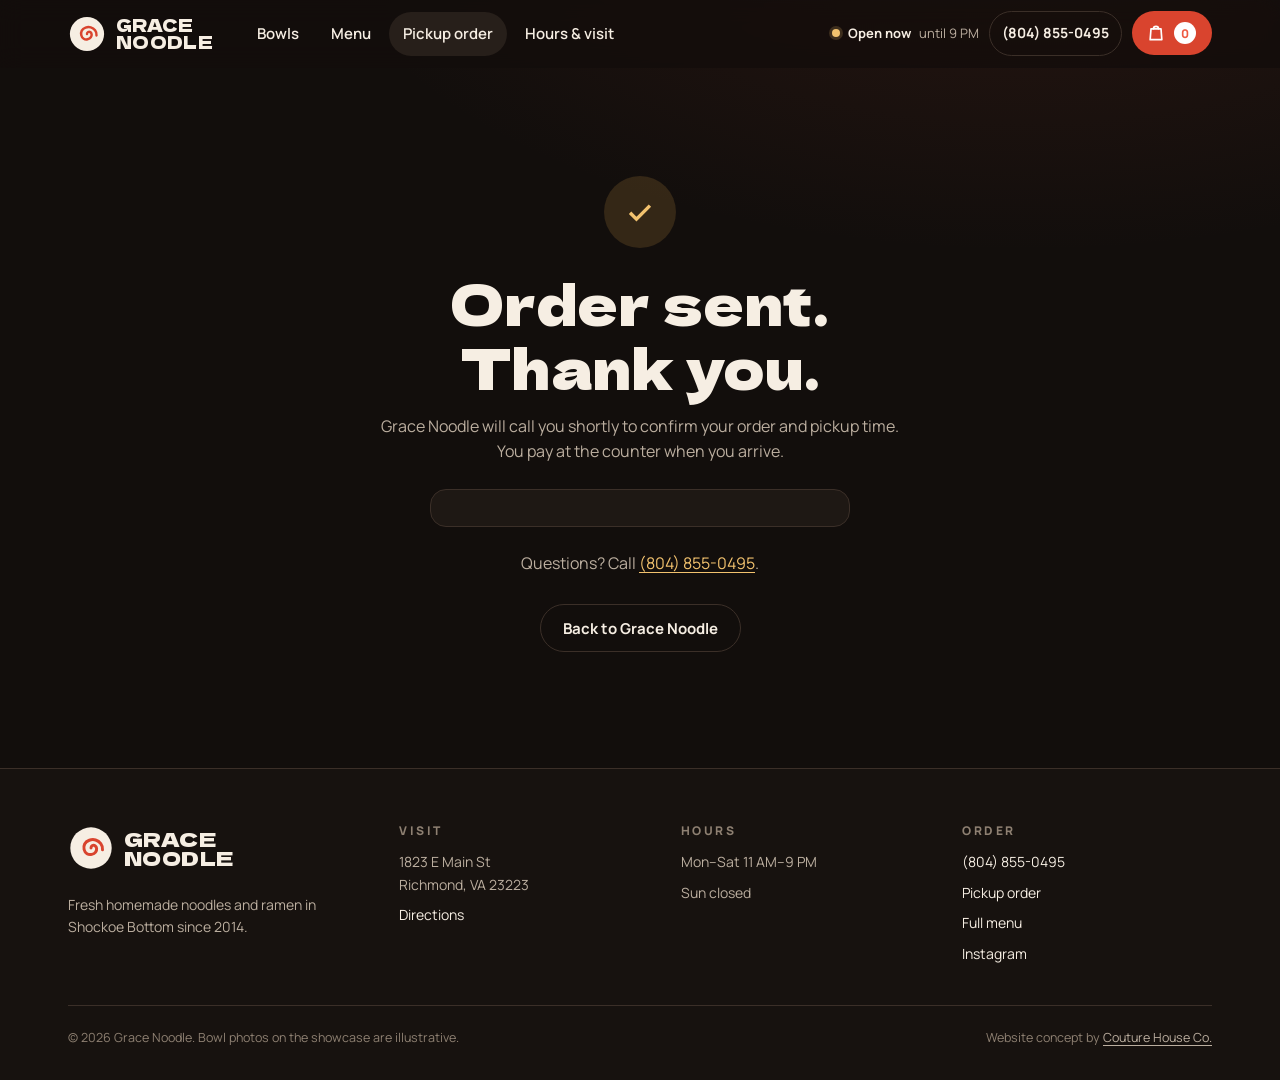
<file: order-received.html>
<!doctype html>
<html lang="en">
<head>
<meta charset="utf-8">
<meta name="viewport" content="width=device-width, initial-scale=1, viewport-fit=cover">
<title>Order Sent | Grace Noodle</title>
<meta name="description" content="Your pickup order was sent to Grace Noodle. The restaurant will call to confirm.">
<link rel="canonical" href="https://grace-noodle-website-demo.netlify.app/order-received.html">
<meta name="theme-color" content="#120E0C">
<meta property="og:type" content="website">
<meta property="og:site_name" content="Grace Noodle">
<meta property="og:title" content="Order Sent | Grace Noodle">
<meta property="og:description" content="Your pickup order was sent to Grace Noodle. The restaurant will call to confirm.">
<meta property="og:url" content="https://grace-noodle-website-demo.netlify.app/order-received.html">
<meta property="og:image" content="https://grace-noodle-website-demo.netlify.app/assets/img/grace-noodle-share.jpg">
<meta property="og:image:secure_url" content="https://grace-noodle-website-demo.netlify.app/assets/img/grace-noodle-share.jpg">
<meta property="og:image:type" content="image/jpeg">
<meta property="og:image:width" content="1200">
<meta property="og:image:height" content="630">
<meta property="og:image:alt" content="Grace Noodle: fresh homemade ramen in Shockoe Bottom, Richmond. Order pickup online.">
<meta name="twitter:card" content="summary_large_image">
<meta name="twitter:title" content="Order Sent | Grace Noodle">
<meta name="twitter:description" content="Your pickup order was sent to Grace Noodle. The restaurant will call to confirm.">
<meta name="twitter:image" content="https://grace-noodle-website-demo.netlify.app/assets/img/grace-noodle-share.jpg">
<meta name="twitter:image:alt" content="Grace Noodle: fresh homemade ramen in Shockoe Bottom, Richmond.">
<link rel="icon" href="favicon.svg" type="image/svg+xml">
<link rel="icon" href="favicon-32.png" sizes="32x32" type="image/png">
<link rel="apple-touch-icon" href="apple-touch-icon.png">
<link rel="manifest" href="site.webmanifest">
<link rel="preload" href="assets/fonts/dela-gothic-one-latin-400-normal.woff2" as="font" type="font/woff2" crossorigin>

<link rel="stylesheet" href="assets/css/fonts.css?v=20261012a">
<link rel="stylesheet" href="assets/css/site.css?v=20261012a">

</head>
<body class="page-received">
<a class="skip" href="#main">Skip to content</a>
<header class="site-header">
  <div class="wrap hdr">
    <a class="brand" href="index.html" aria-label="Grace Noodle, home"><span class="logo"><svg class="naruto" viewBox="0 0 40 40" aria-hidden="true"><circle cx="20" cy="20" r="18" fill="#F6EEE3"/><path d="M20 20c0-2 2-3 3.5-2s2 3.5.5 5.5-5 3-7.5 1.5-3.5-5.5-2-8.5 6-4.5 9.5-3.5 6.5 4.5 6 8.5" fill="none" stroke="#D9442E" stroke-width="2.6" stroke-linecap="round"/></svg><span class="wm">Grace<br>Noodle</span></span></a>
    <nav id="site-nav" class="site-nav" aria-label="Main">
      <a href="index.html#showcase">Bowls</a>
      <a href="menu.html">Menu</a>
      <a href="order.html" aria-current="page">Pickup order</a>
      <a href="visit.html">Hours &amp; visit</a>
    </nav>
    <div class="hdr-right">
      <span class="status" data-open-status></span>
      <a class="hdr-call" href="tel:+18048550495">(804) 855-0495</a>
      <button type="button" class="cart-btn" data-open-cart aria-label="Open your order"><svg viewBox="0 0 24 24" aria-hidden="true"><path d="M6 7h12l1 13H5L6 7z"/><path d="M9 7a3 3 0 0 1 6 0"/></svg><span class="lbl">Order</span><span class="count" data-cart-count hidden>0</span></button>
      <button type="button" class="nav-toggle" aria-expanded="false" aria-controls="site-nav" aria-label="Menu"><span></span></button>
    </div>
  </div>
</header>
<main id="main">

<section class="received">
  <div class="ok"><svg viewBox="0 0 24 24" aria-hidden="true"><path d="M5 12.5l4.5 4.5L19 7.5"/></svg></div>
  <h1>Order sent. Thank you.</h1>
  <p>Grace Noodle will call you shortly to confirm your order and pickup time. You pay at the counter when you arrive.</p>
  <div id="received-detail"></div>
  <p>Questions? Call <a href="tel:+18048550495">(804) 855-0495</a>.</p>
  <p style="margin-top:28px"><a class="btn btn-ghost" href="index.html">Back to Grace Noodle</a></p>
</section>
</main>
<footer class="site-footer">
  <div class="wrap">
    <div class="ft">
      <div>
        <span class="logo"><svg class="naruto" viewBox="0 0 40 40" aria-hidden="true"><circle cx="20" cy="20" r="18" fill="#F6EEE3"/><path d="M20 20c0-2 2-3 3.5-2s2 3.5.5 5.5-5 3-7.5 1.5-3.5-5.5-2-8.5 6-4.5 9.5-3.5 6.5 4.5 6 8.5" fill="none" stroke="#D9442E" stroke-width="2.6" stroke-linecap="round"/></svg><span class="wm">Grace<br>Noodle</span></span>
        <p style="margin:16px 0 0;max-width:30ch">Fresh homemade noodles and ramen in Shockoe Bottom since 2014.</p>
      </div>
      <div>
        <h2>Visit</h2>
        <ul><li>1823 E Main St<br>Richmond, VA 23223</li><li><a href="https://www.google.com/maps/dir/?api=1&destination=Grace+Noodle+1823+E+Main+St+Richmond+VA+23223" rel="noopener">Directions</a></li></ul>
      </div>
      <div>
        <h2>Hours</h2>
        <ul><li>Mon–Sat 11 AM–9 PM</li><li>Sun closed</li></ul>
      </div>
      <div>
        <h2>Order</h2>
        <ul><li><a href="tel:+18048550495">(804) 855-0495</a></li><li><a href="order.html">Pickup order</a></li><li><a href="menu.html">Full menu</a></li><li><a href="https://www.instagram.com/gracenoodlerva/" rel="noopener">Instagram</a></li></ul>
      </div>
    </div>
    <div class="ft-bottom">
      <span>&copy; <span data-year>2026</span> Grace Noodle. Bowl photos on the showcase are illustrative.</span>
      <span>Website concept by <a href="https://couturehouse.co" rel="noopener">Couture House Co.</a></span>
    </div>
  </div>
</footer>
<nav class="mbar" aria-label="Quick actions">
  <a href="tel:+18048550495"><svg viewBox="0 0 24 24" aria-hidden="true"><path d="M5 4h4l2 5-2.5 1.5a11 11 0 0 0 5 5L15 13l5 2v4a2 2 0 0 1-2 2A16 16 0 0 1 3 6a2 2 0 0 1 2-2"/></svg>Call</a>
  <a href="https://www.google.com/maps/dir/?api=1&destination=Grace+Noodle+1823+E+Main+St+Richmond+VA+23223" rel="noopener"><svg viewBox="0 0 24 24" aria-hidden="true"><path d="M12 21s-7-6.2-7-11a7 7 0 0 1 14 0c0 4.8-7 11-7 11z"/><circle cx="12" cy="10" r="2.5"/></svg>Directions</a>
  <button type="button" class="go cart-btn" data-open-cart aria-label="Open your order"><svg viewBox="0 0 24 24" aria-hidden="true"><path d="M6 7h12l1 13H5L6 7z"/><path d="M9 7a3 3 0 0 1 6 0"/></svg>Order <span class="count" data-cart-count hidden>0</span></button>
</nav>
<div class="cart" id="cart" hidden>
  <div class="cart-scrim" data-close-cart></div>
  <aside class="cart-panel" role="dialog" aria-modal="true" aria-labelledby="cart-title">
    <div class="cart-head"><h2 id="cart-title">Your order</h2><button type="button" class="cart-close" data-close-cart aria-label="Close your order"><svg viewBox="0 0 24 24" aria-hidden="true"><path d="M6 6l12 12M18 6L6 18"/></svg></button></div>
    <div id="cart-lines"></div>
    <div class="cart-foot">
      <div class="cart-total"><span>Subtotal</span><b data-cart-subtotal>$0.00</b></div>
      <small>Pickup only. Grace Noodle calls to confirm your order and prices. Tax is added and you pay at the counter.</small>
      <a class="btn btn-lantern" id="cart-checkout" href="order.html">Choose a pickup time <svg viewBox="0 0 24 24" aria-hidden="true"><path d="M5 12h14M13 6l6 6-6 6"/></svg></a>
    </div>
  </aside>
</div>
<p id="sr-live" class="sr-only" aria-live="polite"></p>
<script src="assets/js/menu-data.js?v=20261012a" defer></script>
<script src="assets/js/site.js?v=20261012a" defer></script>
</body>
</html>
</file>
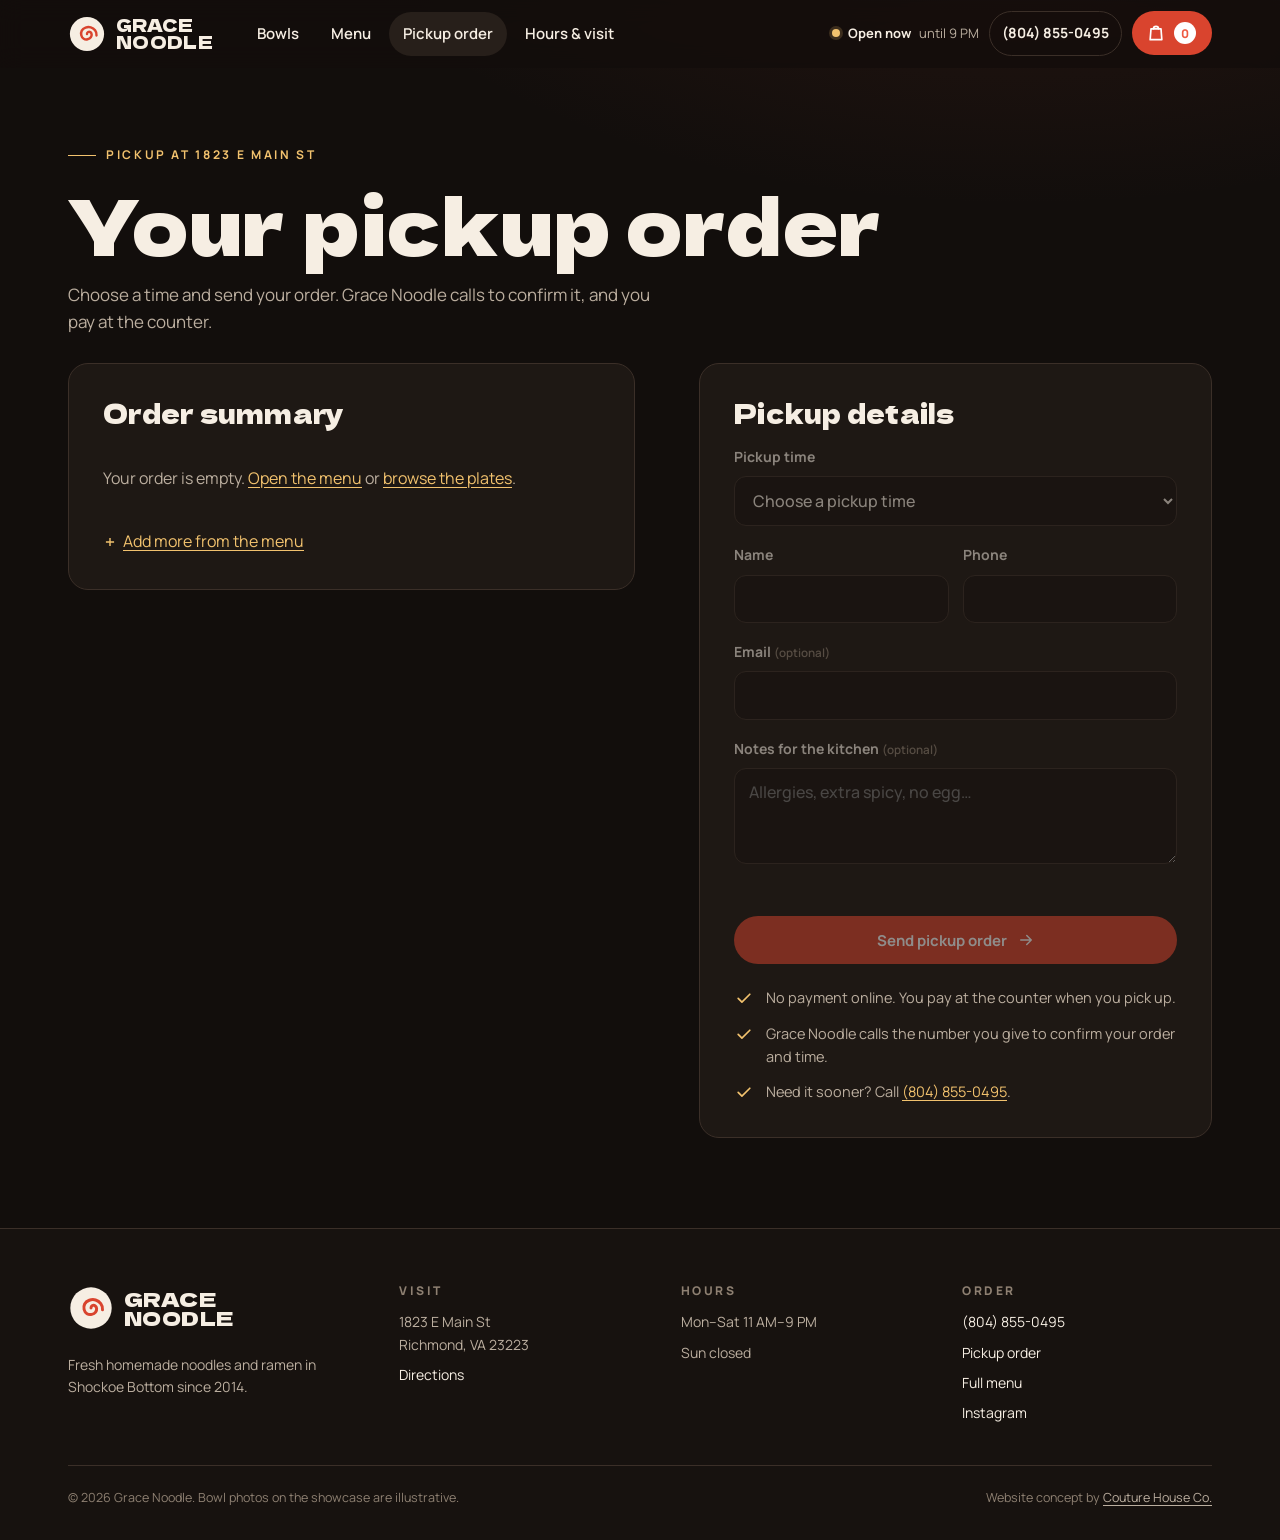
<file: order.html>
<!doctype html>
<html lang="en">
<head>
<meta charset="utf-8">
<meta name="viewport" content="width=device-width, initial-scale=1, viewport-fit=cover">
<title>Pickup Order | Grace Noodle, Richmond VA</title>
<meta name="description" content="Send a pickup order to Grace Noodle at 1823 E Main St in Shockoe Bottom, Richmond. Choose a time, then pay at the counter.">
<link rel="canonical" href="https://grace-noodle-website-demo.netlify.app/order.html">
<meta name="theme-color" content="#120E0C">
<meta property="og:type" content="website">
<meta property="og:site_name" content="Grace Noodle">
<meta property="og:title" content="Pickup Order | Grace Noodle, Richmond VA">
<meta property="og:description" content="Send a pickup order to Grace Noodle at 1823 E Main St in Shockoe Bottom, Richmond. Choose a time, then pay at the counter.">
<meta property="og:url" content="https://grace-noodle-website-demo.netlify.app/order.html">
<meta property="og:image" content="https://grace-noodle-website-demo.netlify.app/assets/img/grace-noodle-share.jpg">
<meta property="og:image:secure_url" content="https://grace-noodle-website-demo.netlify.app/assets/img/grace-noodle-share.jpg">
<meta property="og:image:type" content="image/jpeg">
<meta property="og:image:width" content="1200">
<meta property="og:image:height" content="630">
<meta property="og:image:alt" content="Grace Noodle: fresh homemade ramen in Shockoe Bottom, Richmond. Order pickup online.">
<meta name="twitter:card" content="summary_large_image">
<meta name="twitter:title" content="Pickup Order | Grace Noodle, Richmond VA">
<meta name="twitter:description" content="Send a pickup order to Grace Noodle at 1823 E Main St in Shockoe Bottom, Richmond. Choose a time, then pay at the counter.">
<meta name="twitter:image" content="https://grace-noodle-website-demo.netlify.app/assets/img/grace-noodle-share.jpg">
<meta name="twitter:image:alt" content="Grace Noodle: fresh homemade ramen in Shockoe Bottom, Richmond.">
<link rel="icon" href="favicon.svg" type="image/svg+xml">
<link rel="icon" href="favicon-32.png" sizes="32x32" type="image/png">
<link rel="apple-touch-icon" href="apple-touch-icon.png">
<link rel="manifest" href="site.webmanifest">
<link rel="preload" href="assets/fonts/dela-gothic-one-latin-400-normal.woff2" as="font" type="font/woff2" crossorigin>

<link rel="stylesheet" href="assets/css/fonts.css?v=20261012a">
<link rel="stylesheet" href="assets/css/site.css?v=20261012a">
<script type="application/ld+json">{"@context": "https://schema.org", "@type": "Restaurant", "@id": "https://grace-noodle-website-demo.netlify.app/#restaurant", "name": "Grace Noodle", "alternateName": "Grace Japanese Noodle and Restaurant", "url": "https://grace-noodle-website-demo.netlify.app/", "telephone": "+1-804-855-0495", "image": ["https://grace-noodle-website-demo.netlify.app/assets/img/grace-noodle-share.jpg", "https://grace-noodle-website-demo.netlify.app/assets/img/grace-noodle-dining-room.webp"], "logo": "https://grace-noodle-website-demo.netlify.app/assets/img/grace-noodle-logo.svg", "address": {"@type": "PostalAddress", "streetAddress": "1823 E Main St", "addressLocality": "Richmond", "addressRegion": "VA", "postalCode": "23223", "addressCountry": "US"}, "geo": {"@type": "GeoCoordinates", "latitude": 37.5323591, "longitude": -77.4269898}, "servesCuisine": ["Japanese", "Ramen"], "priceRange": "$", "openingHoursSpecification": [{"@type": "OpeningHoursSpecification", "dayOfWeek": ["Monday", "Tuesday", "Wednesday", "Thursday", "Friday", "Saturday"], "opens": "11:00", "closes": "21:00"}], "hasMenu": "https://grace-noodle-website-demo.netlify.app/menu.html", "sameAs": ["https://www.instagram.com/gracenoodlerva/"], "areaServed": "Richmond, VA", "foundingDate": "2014", "description": "Locally owned ramen shop in Shockoe Bottom, Richmond, with noodles made fresh in house."}</script>
<script type="application/ld+json">{"@context": "https://schema.org", "@type": "BreadcrumbList", "itemListElement": [{"@type": "ListItem", "position": 1, "name": "Home", "item": "https://grace-noodle-website-demo.netlify.app/"}, {"@type": "ListItem", "position": 2, "name": "Pickup order", "item": "https://grace-noodle-website-demo.netlify.app/order.html"}]}</script>
</head>
<body class="page-order">
<a class="skip" href="#main">Skip to content</a>
<header class="site-header">
  <div class="wrap hdr">
    <a class="brand" href="index.html" aria-label="Grace Noodle, home"><span class="logo"><svg class="naruto" viewBox="0 0 40 40" aria-hidden="true"><circle cx="20" cy="20" r="18" fill="#F6EEE3"/><path d="M20 20c0-2 2-3 3.5-2s2 3.5.5 5.5-5 3-7.5 1.5-3.5-5.5-2-8.5 6-4.5 9.5-3.5 6.5 4.5 6 8.5" fill="none" stroke="#D9442E" stroke-width="2.6" stroke-linecap="round"/></svg><span class="wm">Grace<br>Noodle</span></span></a>
    <nav id="site-nav" class="site-nav" aria-label="Main">
      <a href="index.html#showcase">Bowls</a>
      <a href="menu.html">Menu</a>
      <a href="order.html" aria-current="page">Pickup order</a>
      <a href="visit.html">Hours &amp; visit</a>
    </nav>
    <div class="hdr-right">
      <span class="status" data-open-status></span>
      <a class="hdr-call" href="tel:+18048550495">(804) 855-0495</a>
      <button type="button" class="cart-btn" data-open-cart aria-label="Open your order"><svg viewBox="0 0 24 24" aria-hidden="true"><path d="M6 7h12l1 13H5L6 7z"/><path d="M9 7a3 3 0 0 1 6 0"/></svg><span class="lbl">Order</span><span class="count" data-cart-count hidden>0</span></button>
      <button type="button" class="nav-toggle" aria-expanded="false" aria-controls="site-nav" aria-label="Menu"><span></span></button>
    </div>
  </div>
</header>
<main id="main">

<section class="page-hero">
  <div class="wrap">
    <span class="eyebrow">Pickup at 1823 E Main St</span>
    <h1>Your pickup order</h1>
    <p>Choose a time and send your order. Grace Noodle calls to confirm it, and you pay at the counter.</p>
  </div>
</section>
<div class="wrap order-grid">
  <div class="panel">
    <h2>Order summary</h2>
    <div id="order-summary"><p class="cart-empty">Loading your order…</p></div>
    <p style="margin:18px 0 0"><a href="menu.html"><svg style="width:14px;height:14px;stroke:currentColor;fill:none;stroke-width:2.4;vertical-align:-2px;margin-right:6px" viewBox="0 0 24 24" aria-hidden="true"><path d="M12 5v14M5 12h14"/></svg>Add more from the menu</a></p>
  </div>
  <div class="panel">
    <h2>Pickup details</h2>
    <form id="order-form" name="pickup-order" method="POST" action="order-received.html" data-netlify="true" netlify-honeypot="bot-field" novalidate>
      <input type="hidden" name="form-name" value="pickup-order">
      <p class="hp"><label>Leave this empty <input name="bot-field" tabindex="-1" autocomplete="off"></label></p>
      <input type="hidden" name="order-items" id="o-items">
      <input type="hidden" name="order-subtotal" id="o-total">
      <div class="needs-items">
        <div class="field">
          <label for="pickup-time">Pickup time</label>
          <select id="pickup-time" name="pickup-time" required><option value="">Choose a pickup time</option></select>
        </div>
        <div class="two">
          <div class="field"><label for="o-name">Name</label><input id="o-name" name="name" autocomplete="name" required></div>
          <div class="field"><label for="o-phone">Phone</label><input id="o-phone" name="phone" type="tel" inputmode="tel" autocomplete="tel" required></div>
        </div>
        <div class="field"><label for="o-email">Email <small>(optional)</small></label><input id="o-email" name="email" type="email" autocomplete="email"></div>
        <div class="field"><label for="o-notes">Notes for the kitchen <small>(optional)</small></label><textarea id="o-notes" name="notes" placeholder="Allergies, extra spicy, no egg…"></textarea></div>
        <p class="form-error" id="order-error" role="alert"></p>
        <button class="btn btn-lantern" type="submit" style="width:100%">Send pickup order <svg viewBox="0 0 24 24" aria-hidden="true"><path d="M5 12h14M13 6l6 6-6 6"/></svg></button>
      </div>
      <ul class="assure">
        <li><svg viewBox="0 0 24 24" aria-hidden="true"><path d="M5 12.5l4.5 4.5L19 7.5"/></svg><span>No payment online. You pay at the counter when you pick up.</span></li>
        <li><svg viewBox="0 0 24 24" aria-hidden="true"><path d="M5 12.5l4.5 4.5L19 7.5"/></svg><span>Grace Noodle calls the number you give to confirm your order and time.</span></li>
        <li><svg viewBox="0 0 24 24" aria-hidden="true"><path d="M5 12.5l4.5 4.5L19 7.5"/></svg><span>Need it sooner? Call <a href="tel:+18048550495">(804) 855-0495</a>.</span></li>
      </ul>
    </form>
  </div>
</div>
</main>
<footer class="site-footer">
  <div class="wrap">
    <div class="ft">
      <div>
        <span class="logo"><svg class="naruto" viewBox="0 0 40 40" aria-hidden="true"><circle cx="20" cy="20" r="18" fill="#F6EEE3"/><path d="M20 20c0-2 2-3 3.5-2s2 3.5.5 5.5-5 3-7.5 1.5-3.5-5.5-2-8.5 6-4.5 9.5-3.5 6.5 4.5 6 8.5" fill="none" stroke="#D9442E" stroke-width="2.6" stroke-linecap="round"/></svg><span class="wm">Grace<br>Noodle</span></span>
        <p style="margin:16px 0 0;max-width:30ch">Fresh homemade noodles and ramen in Shockoe Bottom since 2014.</p>
      </div>
      <div>
        <h2>Visit</h2>
        <ul><li>1823 E Main St<br>Richmond, VA 23223</li><li><a href="https://www.google.com/maps/dir/?api=1&destination=Grace+Noodle+1823+E+Main+St+Richmond+VA+23223" rel="noopener">Directions</a></li></ul>
      </div>
      <div>
        <h2>Hours</h2>
        <ul><li>Mon–Sat 11 AM–9 PM</li><li>Sun closed</li></ul>
      </div>
      <div>
        <h2>Order</h2>
        <ul><li><a href="tel:+18048550495">(804) 855-0495</a></li><li><a href="order.html">Pickup order</a></li><li><a href="menu.html">Full menu</a></li><li><a href="https://www.instagram.com/gracenoodlerva/" rel="noopener">Instagram</a></li></ul>
      </div>
    </div>
    <div class="ft-bottom">
      <span>&copy; <span data-year>2026</span> Grace Noodle. Bowl photos on the showcase are illustrative.</span>
      <span>Website concept by <a href="https://couturehouse.co" rel="noopener">Couture House Co.</a></span>
    </div>
  </div>
</footer>
<nav class="mbar" aria-label="Quick actions">
  <a href="tel:+18048550495"><svg viewBox="0 0 24 24" aria-hidden="true"><path d="M5 4h4l2 5-2.5 1.5a11 11 0 0 0 5 5L15 13l5 2v4a2 2 0 0 1-2 2A16 16 0 0 1 3 6a2 2 0 0 1 2-2"/></svg>Call</a>
  <a href="https://www.google.com/maps/dir/?api=1&destination=Grace+Noodle+1823+E+Main+St+Richmond+VA+23223" rel="noopener"><svg viewBox="0 0 24 24" aria-hidden="true"><path d="M12 21s-7-6.2-7-11a7 7 0 0 1 14 0c0 4.8-7 11-7 11z"/><circle cx="12" cy="10" r="2.5"/></svg>Directions</a>
  <button type="button" class="go cart-btn" data-open-cart aria-label="Open your order"><svg viewBox="0 0 24 24" aria-hidden="true"><path d="M6 7h12l1 13H5L6 7z"/><path d="M9 7a3 3 0 0 1 6 0"/></svg>Order <span class="count" data-cart-count hidden>0</span></button>
</nav>
<div class="cart" id="cart" hidden>
  <div class="cart-scrim" data-close-cart></div>
  <aside class="cart-panel" role="dialog" aria-modal="true" aria-labelledby="cart-title">
    <div class="cart-head"><h2 id="cart-title">Your order</h2><button type="button" class="cart-close" data-close-cart aria-label="Close your order"><svg viewBox="0 0 24 24" aria-hidden="true"><path d="M6 6l12 12M18 6L6 18"/></svg></button></div>
    <div id="cart-lines"></div>
    <div class="cart-foot">
      <div class="cart-total"><span>Subtotal</span><b data-cart-subtotal>$0.00</b></div>
      <small>Pickup only. Grace Noodle calls to confirm your order and prices. Tax is added and you pay at the counter.</small>
      <a class="btn btn-lantern" id="cart-checkout" href="order.html">Choose a pickup time <svg viewBox="0 0 24 24" aria-hidden="true"><path d="M5 12h14M13 6l6 6-6 6"/></svg></a>
    </div>
  </aside>
</div>
<p id="sr-live" class="sr-only" aria-live="polite"></p>
<script src="assets/js/menu-data.js?v=20261012a" defer></script>
<script src="assets/js/site.js?v=20261012a" defer></script>
</body>
</html>
</file>
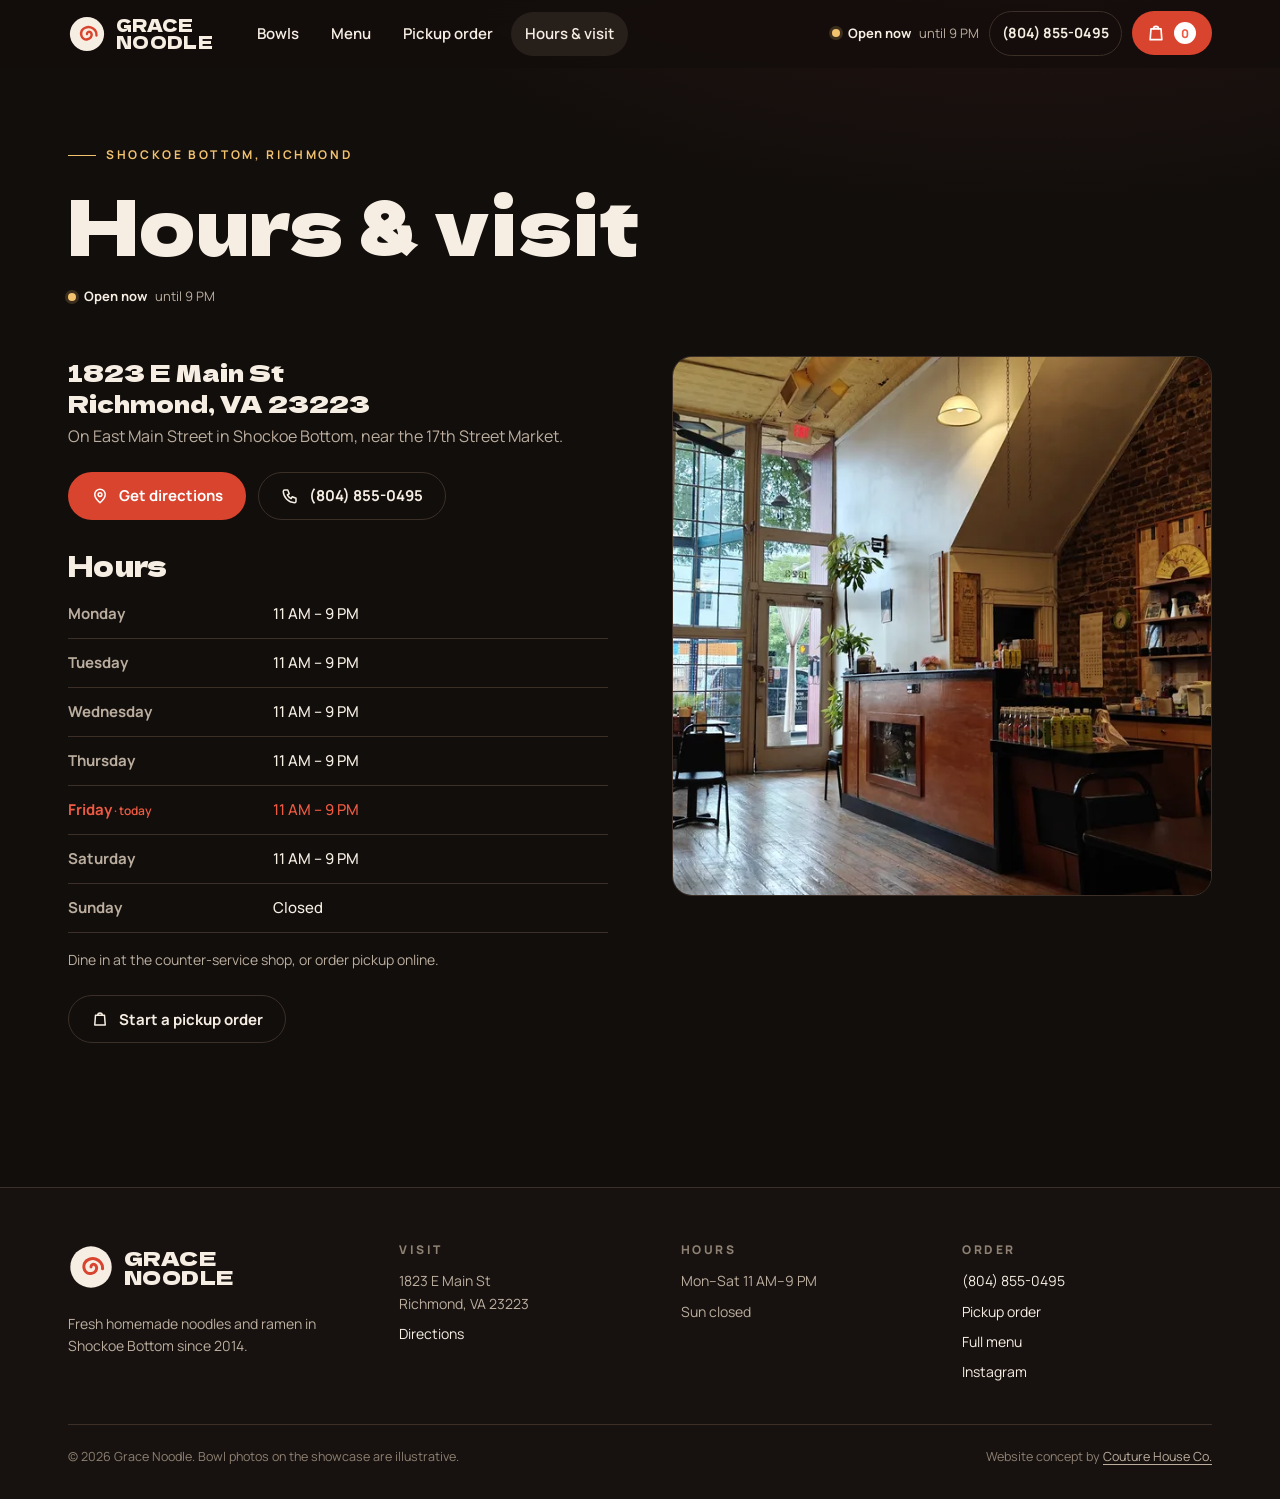
<file: visit.html>
<!doctype html>
<html lang="en">
<head>
<meta charset="utf-8">
<meta name="viewport" content="width=device-width, initial-scale=1, viewport-fit=cover">
<title>Hours & Location | Grace Noodle, Richmond VA</title>
<meta name="description" content="Grace Noodle, 1823 E Main St, Richmond, VA 23223 in Shockoe Bottom. Open Mon–Sat 11 AM–9 PM, closed Sunday. (804) 855-0495.">
<link rel="canonical" href="https://grace-noodle-website-demo.netlify.app/visit.html">
<meta name="theme-color" content="#120E0C">
<meta property="og:type" content="website">
<meta property="og:site_name" content="Grace Noodle">
<meta property="og:title" content="Hours & Location | Grace Noodle, Richmond VA">
<meta property="og:description" content="Grace Noodle, 1823 E Main St, Richmond, VA 23223 in Shockoe Bottom. Open Mon–Sat 11 AM–9 PM, closed Sunday. (804) 855-0495.">
<meta property="og:url" content="https://grace-noodle-website-demo.netlify.app/visit.html">
<meta property="og:image" content="https://grace-noodle-website-demo.netlify.app/assets/img/grace-noodle-share.jpg">
<meta property="og:image:secure_url" content="https://grace-noodle-website-demo.netlify.app/assets/img/grace-noodle-share.jpg">
<meta property="og:image:type" content="image/jpeg">
<meta property="og:image:width" content="1200">
<meta property="og:image:height" content="630">
<meta property="og:image:alt" content="Grace Noodle: fresh homemade ramen in Shockoe Bottom, Richmond. Order pickup online.">
<meta name="twitter:card" content="summary_large_image">
<meta name="twitter:title" content="Hours & Location | Grace Noodle, Richmond VA">
<meta name="twitter:description" content="Grace Noodle, 1823 E Main St, Richmond, VA 23223 in Shockoe Bottom. Open Mon–Sat 11 AM–9 PM, closed Sunday. (804) 855-0495.">
<meta name="twitter:image" content="https://grace-noodle-website-demo.netlify.app/assets/img/grace-noodle-share.jpg">
<meta name="twitter:image:alt" content="Grace Noodle: fresh homemade ramen in Shockoe Bottom, Richmond.">
<link rel="icon" href="favicon.svg" type="image/svg+xml">
<link rel="icon" href="favicon-32.png" sizes="32x32" type="image/png">
<link rel="apple-touch-icon" href="apple-touch-icon.png">
<link rel="manifest" href="site.webmanifest">
<link rel="preload" href="assets/fonts/dela-gothic-one-latin-400-normal.woff2" as="font" type="font/woff2" crossorigin>

<link rel="stylesheet" href="assets/css/fonts.css?v=20261012a">
<link rel="stylesheet" href="assets/css/site.css?v=20261012a">
<script type="application/ld+json">{"@context": "https://schema.org", "@type": "Restaurant", "@id": "https://grace-noodle-website-demo.netlify.app/#restaurant", "name": "Grace Noodle", "alternateName": "Grace Japanese Noodle and Restaurant", "url": "https://grace-noodle-website-demo.netlify.app/", "telephone": "+1-804-855-0495", "image": ["https://grace-noodle-website-demo.netlify.app/assets/img/grace-noodle-share.jpg", "https://grace-noodle-website-demo.netlify.app/assets/img/grace-noodle-dining-room.webp"], "logo": "https://grace-noodle-website-demo.netlify.app/assets/img/grace-noodle-logo.svg", "address": {"@type": "PostalAddress", "streetAddress": "1823 E Main St", "addressLocality": "Richmond", "addressRegion": "VA", "postalCode": "23223", "addressCountry": "US"}, "geo": {"@type": "GeoCoordinates", "latitude": 37.5323591, "longitude": -77.4269898}, "servesCuisine": ["Japanese", "Ramen"], "priceRange": "$", "openingHoursSpecification": [{"@type": "OpeningHoursSpecification", "dayOfWeek": ["Monday", "Tuesday", "Wednesday", "Thursday", "Friday", "Saturday"], "opens": "11:00", "closes": "21:00"}], "hasMenu": "https://grace-noodle-website-demo.netlify.app/menu.html", "sameAs": ["https://www.instagram.com/gracenoodlerva/"], "areaServed": "Richmond, VA", "foundingDate": "2014", "description": "Locally owned ramen shop in Shockoe Bottom, Richmond, with noodles made fresh in house."}</script>
<script type="application/ld+json">{"@context": "https://schema.org", "@type": "BreadcrumbList", "itemListElement": [{"@type": "ListItem", "position": 1, "name": "Home", "item": "https://grace-noodle-website-demo.netlify.app/"}, {"@type": "ListItem", "position": 2, "name": "Hours & visit", "item": "https://grace-noodle-website-demo.netlify.app/visit.html"}]}</script>
</head>
<body class="page-visit">
<a class="skip" href="#main">Skip to content</a>
<header class="site-header">
  <div class="wrap hdr">
    <a class="brand" href="index.html" aria-label="Grace Noodle, home"><span class="logo"><svg class="naruto" viewBox="0 0 40 40" aria-hidden="true"><circle cx="20" cy="20" r="18" fill="#F6EEE3"/><path d="M20 20c0-2 2-3 3.5-2s2 3.5.5 5.5-5 3-7.5 1.5-3.5-5.5-2-8.5 6-4.5 9.5-3.5 6.5 4.5 6 8.5" fill="none" stroke="#D9442E" stroke-width="2.6" stroke-linecap="round"/></svg><span class="wm">Grace<br>Noodle</span></span></a>
    <nav id="site-nav" class="site-nav" aria-label="Main">
      <a href="index.html#showcase">Bowls</a>
      <a href="menu.html">Menu</a>
      <a href="order.html">Pickup order</a>
      <a href="visit.html" aria-current="page">Hours &amp; visit</a>
    </nav>
    <div class="hdr-right">
      <span class="status" data-open-status></span>
      <a class="hdr-call" href="tel:+18048550495">(804) 855-0495</a>
      <button type="button" class="cart-btn" data-open-cart aria-label="Open your order"><svg viewBox="0 0 24 24" aria-hidden="true"><path d="M6 7h12l1 13H5L6 7z"/><path d="M9 7a3 3 0 0 1 6 0"/></svg><span class="lbl">Order</span><span class="count" data-cart-count hidden>0</span></button>
      <button type="button" class="nav-toggle" aria-expanded="false" aria-controls="site-nav" aria-label="Menu"><span></span></button>
    </div>
  </div>
</header>
<main id="main">

<section class="page-hero">
  <div class="wrap">
    <span class="eyebrow">Shockoe Bottom, Richmond</span>
    <h1>Hours &amp; visit</h1>
    <p><span class="status" data-open-status style="display:inline-flex"></span></p>
  </div>
</section>
<section class="sec" style="padding-top:20px">
  <div class="wrap visit">
    <div class="reveal">
      <p class="addr">1823 E Main St<br>Richmond, VA 23223</p>
      <p style="color:var(--muted);margin:0">On East Main Street in Shockoe Bottom, near the 17th Street Market.</p>
      <div class="visit-actions">
        <a class="btn btn-lantern" href="https://www.google.com/maps/dir/?api=1&destination=Grace+Noodle+1823+E+Main+St+Richmond+VA+23223" rel="noopener"><svg viewBox="0 0 24 24" aria-hidden="true"><path d="M12 21s-7-6.2-7-11a7 7 0 0 1 14 0c0 4.8-7 11-7 11z"/><circle cx="12" cy="10" r="2.5"/></svg>Get directions</a>
        <a class="btn btn-ghost" href="tel:+18048550495"><svg viewBox="0 0 24 24" aria-hidden="true"><path d="M5 4h4l2 5-2.5 1.5a11 11 0 0 0 5 5L15 13l5 2v4a2 2 0 0 1-2 2A16 16 0 0 1 3 6a2 2 0 0 1 2-2"/></svg>(804) 855-0495</a>
      </div>
      <h2 style="font-size:28px;margin:0 0 8px">Hours</h2>
      <table class="hours"><caption class="sr-only">Opening hours</caption><tbody>
        <tr data-today-row="1"><th scope="row">Monday</th><td>11 AM – 9 PM</td></tr><tr data-today-row="2"><th scope="row">Tuesday</th><td>11 AM – 9 PM</td></tr><tr data-today-row="3"><th scope="row">Wednesday</th><td>11 AM – 9 PM</td></tr><tr data-today-row="4"><th scope="row">Thursday</th><td>11 AM – 9 PM</td></tr><tr data-today-row="5"><th scope="row">Friday</th><td>11 AM – 9 PM</td></tr><tr data-today-row="6"><th scope="row">Saturday</th><td>11 AM – 9 PM</td></tr><tr data-today-row="0"><th scope="row">Sunday</th><td>Closed</td></tr>
      </tbody></table>
      <p style="color:var(--muted);font-size:14px;margin-top:16px">Dine in at the counter-service shop, or order pickup online.</p>
      <p style="margin-top:24px"><a class="btn btn-ghost" href="order.html"><svg viewBox="0 0 24 24" aria-hidden="true"><path d="M6 7h12l1 13H5L6 7z"/><path d="M9 7a3 3 0 0 1 6 0"/></svg>Start a pickup order</a></p>
    </div>
    <div class="reveal">
      <div class="visit-photo"><img src="assets/img/grace-noodle-dining-room-800.webp" srcset="assets/img/grace-noodle-dining-room-800.webp 800w, assets/img/grace-noodle-dining-room.webp 1600w" sizes="(max-width: 900px) 92vw, 46vw" alt="Grace Noodle's bright dining room with tall front windows, wood floors and the order counter" width="1600" height="1203" loading="lazy" decoding="async"></div>
    </div>
  </div>
</section>
</main>
<footer class="site-footer">
  <div class="wrap">
    <div class="ft">
      <div>
        <span class="logo"><svg class="naruto" viewBox="0 0 40 40" aria-hidden="true"><circle cx="20" cy="20" r="18" fill="#F6EEE3"/><path d="M20 20c0-2 2-3 3.5-2s2 3.5.5 5.5-5 3-7.5 1.5-3.5-5.5-2-8.5 6-4.5 9.5-3.5 6.5 4.5 6 8.5" fill="none" stroke="#D9442E" stroke-width="2.6" stroke-linecap="round"/></svg><span class="wm">Grace<br>Noodle</span></span>
        <p style="margin:16px 0 0;max-width:30ch">Fresh homemade noodles and ramen in Shockoe Bottom since 2014.</p>
      </div>
      <div>
        <h2>Visit</h2>
        <ul><li>1823 E Main St<br>Richmond, VA 23223</li><li><a href="https://www.google.com/maps/dir/?api=1&destination=Grace+Noodle+1823+E+Main+St+Richmond+VA+23223" rel="noopener">Directions</a></li></ul>
      </div>
      <div>
        <h2>Hours</h2>
        <ul><li>Mon–Sat 11 AM–9 PM</li><li>Sun closed</li></ul>
      </div>
      <div>
        <h2>Order</h2>
        <ul><li><a href="tel:+18048550495">(804) 855-0495</a></li><li><a href="order.html">Pickup order</a></li><li><a href="menu.html">Full menu</a></li><li><a href="https://www.instagram.com/gracenoodlerva/" rel="noopener">Instagram</a></li></ul>
      </div>
    </div>
    <div class="ft-bottom">
      <span>&copy; <span data-year>2026</span> Grace Noodle. Bowl photos on the showcase are illustrative.</span>
      <span>Website concept by <a href="https://couturehouse.co" rel="noopener">Couture House Co.</a></span>
    </div>
  </div>
</footer>
<nav class="mbar" aria-label="Quick actions">
  <a href="tel:+18048550495"><svg viewBox="0 0 24 24" aria-hidden="true"><path d="M5 4h4l2 5-2.5 1.5a11 11 0 0 0 5 5L15 13l5 2v4a2 2 0 0 1-2 2A16 16 0 0 1 3 6a2 2 0 0 1 2-2"/></svg>Call</a>
  <a href="https://www.google.com/maps/dir/?api=1&destination=Grace+Noodle+1823+E+Main+St+Richmond+VA+23223" rel="noopener"><svg viewBox="0 0 24 24" aria-hidden="true"><path d="M12 21s-7-6.2-7-11a7 7 0 0 1 14 0c0 4.8-7 11-7 11z"/><circle cx="12" cy="10" r="2.5"/></svg>Directions</a>
  <button type="button" class="go cart-btn" data-open-cart aria-label="Open your order"><svg viewBox="0 0 24 24" aria-hidden="true"><path d="M6 7h12l1 13H5L6 7z"/><path d="M9 7a3 3 0 0 1 6 0"/></svg>Order <span class="count" data-cart-count hidden>0</span></button>
</nav>
<div class="cart" id="cart" hidden>
  <div class="cart-scrim" data-close-cart></div>
  <aside class="cart-panel" role="dialog" aria-modal="true" aria-labelledby="cart-title">
    <div class="cart-head"><h2 id="cart-title">Your order</h2><button type="button" class="cart-close" data-close-cart aria-label="Close your order"><svg viewBox="0 0 24 24" aria-hidden="true"><path d="M6 6l12 12M18 6L6 18"/></svg></button></div>
    <div id="cart-lines"></div>
    <div class="cart-foot">
      <div class="cart-total"><span>Subtotal</span><b data-cart-subtotal>$0.00</b></div>
      <small>Pickup only. Grace Noodle calls to confirm your order and prices. Tax is added and you pay at the counter.</small>
      <a class="btn btn-lantern" id="cart-checkout" href="order.html">Choose a pickup time <svg viewBox="0 0 24 24" aria-hidden="true"><path d="M5 12h14M13 6l6 6-6 6"/></svg></a>
    </div>
  </aside>
</div>
<p id="sr-live" class="sr-only" aria-live="polite"></p>
<script src="assets/js/menu-data.js?v=20261012a" defer></script>
<script src="assets/js/site.js?v=20261012a" defer></script>
</body>
</html>
</file>
<file: assets/css/fonts.css>
@font-face{font-family:'Dela Gothic One';src:url('../fonts/dela-gothic-one-latin-400-normal.woff2') format('woff2');font-weight:400;font-style:normal;font-display:swap}
@font-face{font-family:'Zen Maru Gothic';src:url('../fonts/zen-maru-gothic-latin-500-normal.woff2') format('woff2');font-weight:500;font-style:normal;font-display:swap}
@font-face{font-family:'Zen Maru Gothic';src:url('../fonts/zen-maru-gothic-latin-700-normal.woff2') format('woff2');font-weight:700;font-style:normal;font-display:swap}
@font-face{font-family:'Manrope';src:url('../fonts/manrope-latin-wght-normal.woff2') format('woff2');font-weight:200 800;font-style:normal;font-display:swap}
</file>
<file: assets/css/site.css>
/* Grace Noodle — "Steam & Brick": a warm dark noodle-shop stage, brick red, broth gold and chili red, with rising steam. */
:root{
  --ink:#120E0C; --ink-2:#17120F; --panel:#1E1814; --panel-2:#271F1A; --line:#3B2F28;
  --rice:#F6EEE3; --muted:#BBAE9F; --dim:#8E8072;
  --jade:#E3A84B; --jade-hi:#F2C26E; --lantern:#D9442E; --lantern-hi:#EE5A42; --ember:#C9452F;
  --brick:#8E3B2A;
  --serif:'Dela Gothic One','Arial Black',Impact,system-ui,sans-serif;
  --round:'Zen Maru Gothic','Manrope',system-ui,sans-serif;
  --sans:'Manrope',system-ui,-apple-system,'Segoe UI',Roboto,Arial,sans-serif;
  --jpf:'Hiragino Sans','Hiragino Kaku Gothic ProN','Yu Gothic','Noto Sans JP','Meiryo',sans-serif;
  --r:16px; --hdr:68px;
  --pad:clamp(18px,4vw,48px);
  color-scheme:dark;
}
*,*::before,*::after{box-sizing:border-box}
html{-webkit-text-size-adjust:100%;scrollbar-color:var(--jade) var(--ink);scrollbar-width:thin}
::-webkit-scrollbar{width:12px;height:12px}
::-webkit-scrollbar-track{background:var(--ink)}
::-webkit-scrollbar-thumb{background:var(--jade);border-radius:999px;border:3px solid var(--ink)}
::-webkit-scrollbar-thumb:hover{background:var(--lantern)}
body{margin:0;background:var(--ink);color:var(--rice);font:400 16px/1.6 var(--sans);-webkit-font-smoothing:antialiased;text-rendering:optimizeLegibility}
img{max-width:100%;height:auto;display:block}
a{color:var(--jade-hi);text-underline-offset:3px}
a:hover{color:var(--lantern-hi)}
button{font:inherit;color:inherit}
:focus-visible{outline:2px solid var(--lantern);outline-offset:3px;border-radius:6px}
.skip{position:absolute;left:12px;top:-60px;z-index:200;background:var(--lantern);color:var(--ink);padding:10px 16px;border-radius:8px;font-weight:700;text-decoration:none}
.skip:focus{top:12px}
.sr-only{position:absolute!important;width:1px;height:1px;padding:0;margin:-1px;overflow:hidden;clip:rect(0,0,0,0);white-space:nowrap;border:0}
.wrap{max-width:1240px;margin:0 auto;padding:0 var(--pad)}
h1,h2,h3{font-family:var(--serif);font-weight:400;line-height:1.14;letter-spacing:.01em;margin:0}
.eyebrow{font:700 12px/1 var(--sans);letter-spacing:.22em;text-transform:uppercase;color:var(--jade-hi);display:inline-flex;align-items:center;gap:10px}
.eyebrow::before{content:"";width:28px;height:1px;background:currentColor}
.jp{font-family:var(--jpf);color:var(--dim);letter-spacing:.12em}

/* buttons */
.btn{display:inline-flex;align-items:center;justify-content:center;gap:10px;min-height:48px;padding:0 22px;border-radius:999px;font:700 15px/1 var(--sans);text-decoration:none;border:1px solid transparent;cursor:pointer;transition:transform .2s,background-color .2s,color .2s,border-color .2s}
.btn svg{width:18px;height:18px;stroke:currentColor;fill:none;stroke-width:2;stroke-linecap:round;stroke-linejoin:round}
.btn-lantern{background:var(--lantern);color:#FFFFFF}
.btn-lantern:hover{background:var(--lantern-hi);color:#FFFFFF;transform:translateY(-1px)}
.btn-ghost{border-color:var(--line);color:var(--rice);background:transparent}
.btn-ghost:hover{border-color:var(--jade);color:var(--rice)}
.btn[aria-disabled="true"]{opacity:.45;pointer-events:none}

/* header */
.site-header{position:sticky;top:0;z-index:60;height:var(--hdr);background:rgba(18,14,12,.78);-webkit-backdrop-filter:saturate(140%) blur(12px);backdrop-filter:saturate(140%) blur(12px);border-bottom:1px solid transparent;transition:border-color .3s}
.site-header.scrolled{border-bottom-color:var(--line)}
.hdr{height:100%;display:flex;align-items:center;gap:22px}
.brand{display:flex;align-items:center;gap:12px;text-decoration:none;color:var(--rice);flex:none}
.brand img{width:118px;height:auto}
.site-nav{display:flex;gap:4px;margin-left:8px}
.site-nav a{color:var(--rice);text-decoration:none;font-weight:600;font-size:15px;padding:10px 14px;border-radius:999px}
.site-nav a:hover,.site-nav a[aria-current="page"]{background:var(--panel-2);color:var(--rice)}
.hdr-right{margin-left:auto;display:flex;align-items:center;gap:10px}
.status{display:inline-flex;align-items:center;gap:8px;font-size:13px;color:var(--muted);white-space:nowrap}
.status .dot{width:8px;height:8px;border-radius:50%;background:var(--ember);box-shadow:0 0 0 3px rgba(217,87,59,.18)}
.status.is-open .dot{background:var(--jade-hi);box-shadow:0 0 0 3px rgba(242,194,110,.18)}
.status span:nth-child(2){color:var(--rice);font-weight:700}
.status .sub{color:var(--muted)}
.hdr-call{color:var(--rice);text-decoration:none;font-weight:700;font-size:14px;padding:10px 12px;border-radius:999px;border:1px solid var(--line);white-space:nowrap}
.hdr-call:hover{border-color:var(--jade);color:var(--rice)}
.cart-btn{position:relative;display:inline-flex;align-items:center;gap:8px;min-height:44px;padding:0 16px 0 14px;border-radius:999px;background:var(--lantern);color:#FFFFFF;border:0;font-weight:800;font-size:14px;cursor:pointer}
.cart-btn:hover{background:var(--lantern-hi)}
.cart-btn svg{width:20px;height:20px;stroke:currentColor;fill:none;stroke-width:2;stroke-linecap:round;stroke-linejoin:round}
.cart-btn .count{min-width:22px;height:22px;border-radius:11px;background:#FFFFFF;color:var(--lantern-hi);font-size:12px;display:inline-grid;place-items:center;padding:0 6px}
.nav-toggle{display:none;width:44px;height:44px;border-radius:12px;border:1px solid var(--line);background:transparent;cursor:pointer;place-items:center}
.nav-toggle span{display:block;width:18px;height:2px;background:var(--rice);position:relative;transition:transform .25s}
.nav-toggle span::before,.nav-toggle span::after{content:"";position:absolute;left:0;width:18px;height:2px;background:var(--rice);transition:transform .25s,top .25s}
.nav-toggle span::before{top:-6px}.nav-toggle span::after{top:6px}
.nav-toggle[aria-expanded="true"] span{background:transparent}
.nav-toggle[aria-expanded="true"] span::before{top:0;transform:rotate(45deg)}
.nav-toggle[aria-expanded="true"] span::after{top:0;transform:rotate(-45deg)}

/* ===== showcase ===== */
.showcase{position:relative;background:var(--ink);margin-top:calc(-1 * var(--hdr))}
.showcase:focus{outline:none}
.js .showcase{height:calc(var(--steps,12) * 58vh + 100vh)}
.sc-sticky{position:sticky;top:0;height:100vh;height:100svh;overflow:hidden;display:flex;flex-direction:column}
.sc-glow{position:absolute;inset:0;pointer-events:none;background:
  radial-gradient(38vmax 30vmax at 50% 52%,rgba(217,68,46,.16),transparent 70%),
  radial-gradient(50vmax 40vmax at 50% 70%,rgba(227,168,75,.10),transparent 70%)}
.js .sc-glow{animation:breathe 7s ease-in-out infinite}
@keyframes breathe{0%,100%{opacity:.75}50%{opacity:1}}
.sc-grid{position:relative;flex:1;display:grid;grid-template-columns:minmax(260px,1fr) minmax(0,1.35fr) minmax(220px,.85fr);gap:clamp(16px,3vw,40px);align-items:center;padding:calc(var(--hdr) + 8px) var(--pad) 18px;max-width:1440px;width:100%;margin:0 auto}
.sc-text{max-width:420px}
.sc-count{font:500 13px/1 var(--sans);letter-spacing:.2em;color:var(--dim);margin:0 0 22px}
.sc-count b{color:var(--rice)}
.sc-kicker{font:800 12px/1 var(--sans);letter-spacing:.2em;text-transform:uppercase;color:var(--lantern);margin:0 0 14px}
.sc-title{font-size:clamp(34px,4vw,58px);margin:0;text-wrap:balance}
.sc-jp{display:block;font-family:var(--jpf);font-size:17px;font-weight:700;letter-spacing:.24em;color:var(--dim);margin:12px 0 18px}
.sc-line{color:var(--muted);margin:0 0 26px;font-size:16px;max-width:36ch}
.sc-buy{display:flex;align-items:center;gap:18px;flex-wrap:wrap}
.sc-price{font:400 30px/1 var(--serif);color:var(--rice)}
.sc-add .lab{min-width:96px;text-align:left}
.sc-add.added{background:var(--jade-hi)}
.sc-opts,.mopts{display:flex;gap:8px;margin:14px 0 0;flex-wrap:wrap}
.sc-opts label,.mopts label{cursor:pointer}
.sc-opts input,.mopts input{position:absolute;opacity:0;pointer-events:none}
.sc-opts span,.mopts span{display:inline-block;padding:7px 14px;border-radius:999px;border:1px solid var(--line);font-size:13px;font-weight:700;color:var(--muted)}
.sc-opts input:checked+span,.mopts input:checked+span{border-color:var(--jade);color:var(--rice);background:rgba(227,168,75,.16)}
.sc-opts input:focus-visible+span,.mopts input:focus-visible+span{outline:2px solid var(--lantern);outline-offset:2px}
.sc-legend{display:none}
.sc-hint{margin:26px 0 0;font-size:13px;color:var(--dim);display:flex;align-items:center;gap:10px}
.sc-hint svg{width:16px;height:16px;stroke:currentColor;fill:none;stroke-width:1.8}

.sc-stage{position:relative;aspect-ratio:1/1;width:min(100%,62vh,620px);justify-self:center;align-self:center;min-height:0}
.sc-stage::before{content:"";position:absolute;inset:6%;border-radius:50%;box-shadow:0 40px 80px -20px rgba(0,0,0,.85),0 0 0 1px rgba(255,255,255,.03);pointer-events:none}
.plate{position:absolute;inset:0;will-change:transform,opacity}
.plate[aria-hidden]{pointer-events:none}
.sc-text,.sc-side,.sc-nav{position:relative;z-index:2}
.plate .spin{position:absolute;inset:0;width:100%;height:100%;max-width:none;object-fit:contain;border-radius:50%;will-change:transform;user-select:none;-webkit-user-drag:none}
.labels{position:absolute;inset:0;pointer-events:none}
.lbl{position:absolute;left:var(--x);top:var(--y);transform:translate(-50%,-50%);opacity:0;transition:opacity .35s var(--d,0ms)}
.lbl i{display:block;width:14px;height:14px;border-radius:50%;background:var(--rice);box-shadow:0 0 0 4px rgba(242,237,227,.25),0 2px 10px rgba(0,0,0,.6)}
.lbl b{position:absolute;top:50%;white-space:nowrap;font:700 13px/1.2 var(--sans);color:#1C1410;background:var(--rice);padding:8px 12px;border-radius:999px;box-shadow:0 8px 24px rgba(0,0,0,.45);transform:translateY(-50%) translateX(var(--tx,0));transition:transform .45s cubic-bezier(.2,.7,.2,1) var(--d,0ms)}
.lbl.l b{right:calc(100% + 12px);--tx:8px}
.lbl.r b{left:calc(100% + 12px);--tx:-8px}
.show-labels .plate:not([aria-hidden]) .lbl{opacity:1}
.show-labels .plate:not([aria-hidden]) .lbl b{--tx:0px}
.sc-labels-btn{display:none;align-items:center;gap:8px;white-space:nowrap;min-height:44px;padding:0 18px;border-radius:999px;background:rgba(30,24,20,.9);border:1px solid var(--line);color:var(--rice);font-size:14px;font-weight:700;cursor:pointer}
.sc-labels-btn[aria-pressed="true"]{border-color:var(--jade);background:rgba(227,168,75,.18)}
.sc-stagewrap{display:contents}
.sc-labels-btn svg{width:16px;height:16px;stroke:currentColor;fill:none;stroke-width:2}

.sc-side{align-self:center;min-width:0}
.sc-side h2{font:800 12px/1 var(--sans);letter-spacing:.2em;text-transform:uppercase;color:var(--dim);margin:0 0 14px}
.sc-rail{list-style:none;margin:0;padding:0;display:flex;flex-direction:column;gap:4px;max-height:min(62vh,600px);overflow:auto;padding-right:4px;scrollbar-width:thin}
.sc-pick{width:100%;display:grid;grid-template-columns:48px 1fr auto;gap:12px;align-items:center;padding:8px 12px 8px 8px;border-radius:12px;border:1px solid transparent;background:transparent;cursor:pointer;text-align:left;color:var(--muted);transition:background-color .25s,border-color .25s,color .25s}
.sc-pick img{width:48px;height:48px;border-radius:50%}
.sc-pick .nm{font-weight:700;font-size:14px;line-height:1.25}
.sc-pick .pr{font-size:13px;color:var(--dim)}
.sc-pick:hover{background:var(--panel);color:var(--rice)}
.sc-pick.on{background:var(--panel-2);border-color:var(--line);color:var(--rice)}
.sc-pick.on .pr{color:var(--lantern)}
.sc-nav{display:none;gap:10px;align-items:center;justify-content:center}
.sc-arrow{width:44px;height:44px;border-radius:50%;border:1px solid var(--line);background:var(--panel);display:grid;place-items:center;cursor:pointer}
.sc-arrow svg{width:18px;height:18px;stroke:var(--rice);fill:none;stroke-width:2;stroke-linecap:round}
.sc-dots{display:flex;gap:6px}
.sc-dots button{width:8px;height:8px;border-radius:50%;border:0;padding:0;background:var(--line);cursor:pointer}
.sc-dots button.on{background:var(--lantern);width:20px;border-radius:4px}
.sc-progress{position:absolute;left:0;bottom:46px;height:2px;width:100%;background:transparent}
.sc-progress::after{content:"";position:absolute;left:0;top:0;height:100%;width:100%;background:linear-gradient(90deg,var(--jade),var(--lantern));transform-origin:0 50%;transform:scaleX(var(--p,0))}
.ticker{position:relative;flex:none;height:46px;border-top:1px solid var(--line);overflow:hidden;display:flex;align-items:center;background:var(--ink-2)}
.ticker-track{display:flex;gap:48px;white-space:nowrap;padding-left:48px;font:600 12px/1 var(--sans);letter-spacing:.2em;text-transform:uppercase;color:var(--dim);will-change:transform}
.js .ticker-track{animation:tick 48s linear infinite}
.ticker-track span{display:inline-flex;align-items:center;gap:48px}
.ticker-track span::after{content:"";width:5px;height:5px;border-radius:50%;background:var(--jade)}
@keyframes tick{to{transform:translateX(-50%)}}
.fly{position:fixed;z-index:120;border-radius:50%;pointer-events:none;box-shadow:0 16px 40px rgba(0,0,0,.6)}

/* ===== sections ===== */
section{position:relative}
.sec{padding:clamp(72px,10vw,128px) 0}
.sec-head{max-width:720px;margin:0 0 clamp(32px,5vw,56px)}
.sec-head h2{font-size:clamp(28px,3.8vw,48px);margin:16px 0 0}
.sec-head p{color:var(--muted);font-size:17px;margin:18px 0 0;max-width:60ch}
.reveal{opacity:1}
.js .reveal{opacity:0;transform:translateY(28px);transition:opacity .8s cubic-bezier(.2,.7,.2,1),transform .8s cubic-bezier(.2,.7,.2,1)}
.js .reveal.in{opacity:1;transform:none}

.trust{border-top:1px solid var(--line);border-bottom:1px solid var(--line);background:var(--ink-2)}
.trust ul{list-style:none;margin:0;padding:0;display:grid;grid-template-columns:repeat(4,1fr)}
.trust li{padding:26px 22px;border-left:1px solid var(--line);display:flex;flex-direction:column;gap:6px}
.trust li:first-child{border-left:0}
.trust b{font:400 26px/1.1 var(--serif);color:var(--rice)}
.trust span{font-size:13px;color:var(--muted)}
.stars{color:var(--lantern);letter-spacing:2px;font-size:14px}

.story{display:grid;grid-template-columns:1.05fr .95fr;gap:clamp(28px,6vw,88px);align-items:center}
.story-copy h2{font-size:clamp(30px,3.9vw,50px);margin:16px 0 22px}
.story-copy p{color:var(--muted);font-size:17px;max-width:56ch}
.story-copy p strong{color:var(--rice);font-weight:700}
.story-figure{position:relative;margin:0}
.story-figure .frame{position:relative;aspect-ratio:4/5;min-height:0;border-radius:18px;overflow:hidden;border:1px solid var(--line)}
.story-figure .frame img{position:absolute;inset:0;width:100%;height:100%;max-width:none;object-fit:cover}
.story-figure figcaption{margin-top:12px;font-size:13px;color:var(--dim)}
.badge-award{position:absolute;left:-18px;bottom:28px;background:var(--rice);color:#1C1410;border-radius:14px;padding:16px 18px;max-width:220px;box-shadow:0 20px 40px rgba(0,0,0,.5)}
.badge-award b{display:block;font:400 19px/1.2 var(--serif)}
.badge-award span{font-size:12px;font-weight:700;letter-spacing:.08em;text-transform:uppercase;color:#8E3B2A}

.lunch{background:linear-gradient(180deg,var(--ink) 0,var(--ink-2) 100%)}
.lunch-card{border:1px solid var(--line);border-radius:22px;background:var(--panel);padding:clamp(24px,4vw,48px);display:grid;grid-template-columns:.75fr 1.25fr;gap:clamp(24px,4vw,56px)}
.lunch-card h2{font-size:clamp(32px,4vw,52px);margin:14px 0 16px}
.lunch-card .lead{color:var(--muted)}
.lunch-time svg{width:18px;height:18px;stroke:currentColor;fill:none;stroke-width:2;stroke-linecap:round;flex:none}
.lunch-time{display:inline-flex;gap:10px;align-items:center;margin:8px 0 24px;padding:10px 16px;border-radius:999px;background:rgba(227,168,75,.14);color:var(--jade-hi);font-weight:700;font-size:14px}
.llist{list-style:none;margin:0;padding:0;display:grid;grid-template-columns:1fr 1fr;gap:0 28px}
.llist li{display:flex;align-items:baseline;gap:10px;padding:12px 0;line-height:1.35;border-bottom:1px solid var(--line);font-size:15px}
.llist li .n{flex:1;min-width:0}
.llist li .p{font-weight:700;color:var(--rice)}
.llist li .c{font-size:12px;color:var(--dim);font-weight:700;width:30px}

.steps{list-style:none;margin:0;padding:0;display:grid;grid-template-columns:repeat(3,1fr);gap:18px;counter-reset:s}
.steps li{position:relative;padding:28px;border:1px solid var(--line);border-radius:18px;background:var(--ink-2);counter-increment:s}
.steps li::before{content:"0" counter(s);font:700 14px/1 var(--sans);letter-spacing:.2em;color:var(--lantern)}
.steps h3{font-size:24px;margin:16px 0 10px}
.steps p{margin:0;color:var(--muted)}

.themes{display:grid;grid-template-columns:repeat(4,1fr);gap:18px;list-style:none;margin:0;padding:0}
.themes li{padding:24px;border-top:2px solid var(--jade);background:var(--ink-2);border-radius:0 0 16px 16px}
.themes h3{font-size:20px;margin:0 0 8px}
.themes p{margin:0;color:var(--muted);font-size:15px}
.themes-note{margin:18px 0 0;font-size:13px;color:var(--dim)}

.facts{display:grid;grid-template-columns:.85fr 1.15fr;gap:clamp(28px,5vw,72px)}
.qf{border:1px solid var(--line);border-radius:20px;padding:28px;background:var(--panel);align-self:start}
.qf h2{font-size:28px;margin:0 0 18px}
.qf dl{margin:0;display:grid;grid-template-columns:auto 1fr;gap:12px 18px;font-size:15px}
.qf dt{color:var(--dim);font-weight:700;font-size:13px;letter-spacing:.06em;text-transform:uppercase;padding-top:2px}
.qf dd{margin:0;color:var(--rice)}
.faq h2{font-size:clamp(30px,3.6vw,44px);margin:14px 0 22px}
.faq details{border-bottom:1px solid var(--line)}
.faq summary{list-style:none;cursor:pointer;padding:20px 40px 20px 0;font:700 18px/1.35 var(--round);position:relative}
.faq summary::-webkit-details-marker{display:none}
.faq summary::after{content:"";position:absolute;right:6px;top:50%;width:12px;height:12px;border-right:2px solid var(--jade-hi);border-bottom:2px solid var(--jade-hi);transform:translateY(-70%) rotate(45deg);transition:transform .25s}
.faq details[open] summary::after{transform:translateY(-30%) rotate(-135deg)}
.faq details p{margin:0 0 20px;color:var(--muted);max-width:62ch}

.visit{display:grid;grid-template-columns:1fr 1fr;gap:clamp(28px,5vw,72px);align-items:start}
.hours{width:100%;border-collapse:collapse;font-size:15px}
.hours th,.hours td{text-align:left;padding:12px 0;border-bottom:1px solid var(--line);font-weight:500}
.hours th{color:var(--muted);font-weight:700;width:38%}
.hours tr.is-today th,.hours tr.is-today td{color:var(--lantern-hi)}
.hours tr.is-today th::after{content:" · today";font-weight:600;font-size:12px}
.visit-photo{position:relative;aspect-ratio:1/1;min-height:0;border-radius:20px;overflow:hidden;border:1px solid var(--line)}
.visit-photo img{position:absolute;inset:0;width:100%;height:100%;max-width:none;object-fit:cover}
.addr{font:400 24px/1.3 var(--serif);margin:0 0 6px}
.visit-actions{display:flex;gap:12px;flex-wrap:wrap;margin:22px 0 30px}

.cta-band{text-align:center;padding:clamp(80px,11vw,140px) 0;background:radial-gradient(60vmax 30vmax at 50% 100%,rgba(217,68,46,.14),transparent 70%)}
.cta-band h2{font-size:clamp(32px,4.4vw,58px);margin:16px auto 22px;max-width:16ch}
.cta-band p{color:var(--muted);margin:0 auto 30px;max-width:52ch}
.cta-band .acts{display:flex;gap:12px;justify-content:center;flex-wrap:wrap}

/* footer */
.site-footer{border-top:1px solid var(--line);padding:56px 0 calc(32px + env(safe-area-inset-bottom));background:var(--ink-2);font-size:14px;color:var(--muted)}
.ft{display:grid;grid-template-columns:1.2fr 1fr 1fr 1fr;gap:32px}
.ft img{width:130px}
.ft h2{font:800 12px/1 var(--sans);letter-spacing:.2em;text-transform:uppercase;color:var(--dim);margin:0 0 14px}
.ft ul{list-style:none;margin:0;padding:0;display:grid;gap:8px}
.ft a{color:var(--rice);text-decoration:none}
.ft a:hover{color:var(--lantern-hi)}
.ft-bottom{margin-top:40px;padding-top:22px;border-top:1px solid var(--line);display:flex;justify-content:space-between;gap:16px;flex-wrap:wrap;font-size:12.5px;color:var(--dim)}
.ft-bottom a{color:var(--muted)}

/* mobile action bar */
.mbar{display:none}

/* cart drawer */
.cart{position:fixed;inset:0;z-index:100}
.cart-scrim{position:absolute;inset:0;background:rgba(0,0,0,.55);opacity:0;transition:opacity .3s}
.cart-panel{position:absolute;right:0;top:0;bottom:0;width:min(440px,100%);background:var(--panel);border-left:1px solid var(--line);display:flex;flex-direction:column;transform:translateX(100%);transition:transform .32s cubic-bezier(.2,.7,.2,1)}
.cart.open .cart-scrim{opacity:1}
.cart.open .cart-panel{transform:none}
.cart-head{display:flex;align-items:center;justify-content:space-between;padding:20px 22px;border-bottom:1px solid var(--line)}
.cart-head h2{font-size:24px}
.cart-close{width:44px;height:44px;border-radius:50%;border:1px solid var(--line);background:transparent;cursor:pointer;display:grid;place-items:center}
.cart-close svg{width:18px;height:18px;stroke:var(--rice);stroke-width:2}
#cart-lines{flex:1;overflow:auto;padding:12px 22px}
.cart-empty{color:var(--muted);padding:20px 0}
.cart-line{display:grid;grid-template-columns:56px 1fr auto;gap:14px;align-items:center;padding:14px 0;border-bottom:1px solid var(--line)}
.cart-line img{width:56px;height:56px;border-radius:50%}
.cart-mark{width:56px;height:56px;border-radius:50%;display:grid;place-items:center;background:var(--panel-2);border:1px solid var(--line);font-size:12px;font-weight:800;color:var(--jade-hi)}
.cl-name{margin:0;font-weight:700;font-size:14.5px;line-height:1.3}
.cl-name span{color:var(--muted);font-weight:600}
.cl-price{margin:4px 0 0;font-size:13px;color:var(--muted)}
.qty{display:flex;align-items:center;gap:4px;border:1px solid var(--line);border-radius:999px;padding:2px}
.qty button{width:34px;height:34px;border-radius:50%;border:0;background:transparent;cursor:pointer;font-size:18px;line-height:1}
.qty button:hover{background:var(--panel-2)}
.qty span{min-width:20px;text-align:center;font-weight:700;font-size:14px}
.cart-foot{padding:18px 22px calc(18px + env(safe-area-inset-bottom));border-top:1px solid var(--line);display:grid;gap:12px}
.cart-total{display:flex;justify-content:space-between;font-weight:700}
.cart-total b{font:400 22px/1 var(--serif)}
.cart-foot small{color:var(--dim);font-size:12.5px}
.cart-foot .btn{width:100%}

/* ===== menu page ===== */
.page-hero{padding:calc(var(--hdr) * .2 + 56px) 0 28px}
.page-hero h1{font-size:clamp(42px,6vw,84px);margin:16px 0 14px}
.page-hero p{color:var(--muted);max-width:60ch;font-size:17px;margin:0}
.mnav{position:sticky;top:var(--hdr);z-index:40;background:rgba(18,14,12,.9);-webkit-backdrop-filter:blur(10px);backdrop-filter:blur(10px);border-bottom:1px solid var(--line)}
.mnav ul{list-style:none;margin:0 auto;padding:10px var(--pad);display:flex;gap:6px;overflow-x:auto;max-width:1240px;scrollbar-width:thin}
.mnav a{display:inline-block;white-space:nowrap;padding:9px 14px;border-radius:999px;color:var(--muted);text-decoration:none;font-weight:700;font-size:14px;border:1px solid transparent}
.mnav a:hover{color:var(--rice)}
.mnav a.on{color:var(--rice);border-color:var(--line);background:var(--panel-2)}
.menu-wrap{display:grid;grid-template-columns:1fr 300px;gap:48px;padding-top:40px;padding-bottom:80px}
.mcat{scroll-margin-top:calc(var(--hdr) + 70px);padding:12px 0 36px}
.mcat-head{display:flex;flex-wrap:wrap;align-items:baseline;gap:6px 16px;border-bottom:1px solid var(--line);padding-bottom:14px;margin-bottom:6px}
.mcat-head h2{font-size:clamp(28px,3.4vw,40px)}
.mcat-head .jp{font-size:16px}
.mcat-note{flex-basis:100%;margin:2px 0 0;color:var(--muted);font-size:14.5px}
.mlist{list-style:none;margin:0;padding:0}
.mitem{display:grid;grid-template-columns:1fr auto;gap:18px;align-items:center;padding:16px 0;border-bottom:1px solid var(--line)}
.mitem.has-img{grid-template-columns:64px 1fr auto}
.mthumb{width:64px;height:64px;border-radius:50%}
.mtxt h3{font:700 17px/1.35 var(--sans)}
.mtxt h3 .code{color:var(--dim);font-size:12.5px;letter-spacing:.06em;margin-right:4px}
.mtxt p{margin:4px 0 0;color:var(--muted);font-size:14.5px}
.raw{color:var(--lantern);text-decoration:none;font-weight:800;cursor:help}
.mbuy{display:flex;align-items:center;gap:14px}
.mprice{font:400 19px/1 var(--serif);min-width:62px;text-align:right}
.btn-add{display:inline-flex;align-items:center;gap:8px;min-height:44px;padding:0 16px;border-radius:999px;border:1px solid var(--line);background:var(--panel);cursor:pointer;font-weight:700;font-size:14px;color:var(--rice);transition:background-color .2s,border-color .2s,color .2s}
.btn-add svg{width:16px;height:16px;stroke:currentColor;fill:none;stroke-width:2.2;stroke-linecap:round}
.btn-add:hover{border-color:var(--lantern);color:var(--lantern-hi)}
.btn-add.added{background:var(--jade);border-color:var(--jade);color:#1C1208}
.menu-aside{position:sticky;top:calc(var(--hdr) + 80px);align-self:start;display:grid;gap:16px}
.aside-card{border:1px solid var(--line);border-radius:18px;padding:22px;background:var(--panel)}
.aside-card h2{font-size:22px;margin:0 0 10px}
.aside-card p{margin:0 0 12px;color:var(--muted);font-size:14.5px}
.aside-card .btn{width:100%}
.advisory{font-size:13px;color:var(--dim);margin-top:28px;max-width:70ch}
.illus-note{font-size:12.5px;color:var(--dim);margin:10px 0 0}

/* ===== order page ===== */
.order-grid{display:grid;grid-template-columns:1.05fr .95fr;gap:clamp(28px,5vw,64px);padding-bottom:90px;align-items:start}
.panel{border:1px solid var(--line);border-radius:20px;background:var(--panel);padding:clamp(22px,3vw,34px)}
.panel h2{font-size:26px;margin:0 0 18px}
.osum{list-style:none;margin:0;padding:0}
.osum li{display:grid;grid-template-columns:42px 1fr auto;gap:10px;padding:12px 0;border-bottom:1px solid var(--line);font-size:15px}
.osum .q{color:var(--dim);font-weight:700}
.osum .p{font-weight:700}
.osub{display:flex;justify-content:space-between;margin:18px 0 6px;font-weight:700}
.osub b{font:400 24px/1 var(--serif)}
.otax,.oraw{font-size:13px;color:var(--dim);margin:6px 0 0}
.field{display:grid;gap:8px;margin:0 0 18px}
.field label{font-weight:700;font-size:14px}
.field label small{color:var(--dim);font-weight:600}
.field input,.field select,.field textarea{width:100%;min-height:48px;padding:12px 14px;border-radius:12px;border:1px solid var(--line);background:var(--ink-2);color:var(--rice);font:500 16px/1.4 var(--sans)}
.field textarea{min-height:96px;resize:vertical}
.field input:focus,.field select:focus,.field textarea:focus{outline:none;border-color:var(--jade);box-shadow:0 0 0 3px rgba(227,168,75,.25)}
.field [aria-invalid="true"]{border-color:var(--ember)}
.field .hint{font-size:13px;color:var(--dim)}
.two{display:grid;grid-template-columns:1fr 1fr;gap:14px}
.form-error{color:#FF9B85;font-weight:700;min-height:1.4em;margin:0 0 12px}
#order-form.is-empty .needs-items{opacity:.5;pointer-events:none}
.hp{position:absolute;left:-9999px}
.assure{display:grid;gap:12px;margin:22px 0 0;padding:0;list-style:none}
.assure li{display:flex;gap:12px;color:var(--muted);font-size:14.5px}
.assure svg{flex:none;width:20px;height:20px;stroke:var(--jade-hi);fill:none;stroke-width:2;stroke-linecap:round;stroke-linejoin:round;margin-top:2px}
.received{max-width:640px;margin:0 auto;text-align:center;padding:calc(var(--hdr) + 40px) var(--pad) 100px}
.received .ok{width:72px;height:72px;border-radius:50%;margin:0 auto 22px;display:grid;place-items:center;background:rgba(227,168,75,.16)}
.received .ok svg{width:34px;height:34px;stroke:var(--jade-hi);fill:none;stroke-width:2.4}
.received h1{font-size:clamp(36px,5vw,56px);margin:0 0 16px}
.received p{color:var(--muted)}
#received-detail{margin:24px auto;padding:18px;border:1px solid var(--line);border-radius:16px;background:var(--panel);max-width:420px}
#received-detail p{margin:6px 0;color:var(--rice)}

/* ===== responsive ===== */
@media (max-width:1100px){
  .sc-grid{grid-template-columns:1fr 1.2fr}
  .sc-side{display:none}
  .sc-nav{display:flex;grid-column:1/-1}
  .sc-grid{align-content:center;row-gap:28px}
  .sc-stage{width:min(100%,58vh,560px)}
  .hdr-call{display:none}
}
@media (max-width:900px){
  :root{--hdr:62px}
  .site-nav{position:fixed;left:0;right:0;top:var(--hdr);flex-direction:column;gap:0;margin:0;padding:10px var(--pad) 22px;background:rgba(18,14,12,.97);border-bottom:1px solid var(--line);transform:translateY(-8px);opacity:0;visibility:hidden;transition:opacity .25s,transform .25s,visibility .25s}
  .site-nav a{padding:16px 6px;border-radius:0;border-bottom:1px solid var(--line);font-size:18px;font-family:var(--round);font-weight:700}
  .site-nav a:hover,.site-nav a[aria-current="page"]{background:transparent;color:var(--lantern-hi)}
  .nav-open .site-nav{opacity:1;transform:none;visibility:visible}
  .nav-toggle{display:grid}
  .hdr{gap:12px}
  .brand img{width:96px}
  .status{display:none}
  .cart-btn .lbl{display:none}
  .cart-btn{padding:0 12px}
  .trust ul{grid-template-columns:1fr 1fr}
  .trust li:nth-child(3){border-left:0}
  .trust li:nth-child(n+3){border-top:1px solid var(--line)}
  .story,.lunch-card,.facts,.visit,.order-grid{grid-template-columns:1fr}
  .story-figure{max-width:520px}
  .badge-award{left:12px}
  .steps,.themes{grid-template-columns:1fr 1fr}
  .ft{grid-template-columns:1fr 1fr}
  .menu-wrap{grid-template-columns:1fr}
  .menu-aside{position:static}
  .mbar{display:grid;grid-template-columns:1fr 1fr 1.2fr;gap:8px;position:fixed;left:0;right:0;bottom:0;z-index:55;padding:10px 12px calc(10px + env(safe-area-inset-bottom));background:rgba(18,14,12,.94);-webkit-backdrop-filter:blur(10px);backdrop-filter:blur(10px);border-top:1px solid var(--line)}
  .mbar a,.mbar button{display:flex;align-items:center;justify-content:center;gap:8px;min-height:46px;border-radius:12px;border:1px solid var(--line);background:var(--panel);color:var(--rice);text-decoration:none;font-weight:700;font-size:14px;cursor:pointer}
  .mbar svg{width:18px;height:18px;stroke:currentColor;fill:none;stroke-width:2;stroke-linecap:round;stroke-linejoin:round}
  .mbar .go{background:var(--lantern);border-color:var(--lantern);color:#FFFFFF}
  .mbar .go .count{min-width:20px;height:20px;border-radius:10px;background:#FFFFFF;color:var(--lantern-hi);font-size:11px;display:inline-grid;place-items:center;padding:0 5px}
  body{padding-bottom:76px}
  .sc-sticky{height:calc(100svh - 70px - env(safe-area-inset-bottom))}
  .site-footer{padding-bottom:calc(96px + env(safe-area-inset-bottom))}
}
@media (max-width:760px){
  .js .showcase{height:calc(var(--steps,12) * 52vh + 100vh)}
  .sc-grid{display:flex;flex-direction:column;justify-content:flex-start;gap:8px;min-height:0;padding:calc(var(--hdr) + 8px) var(--pad) 8px;text-align:center}
  .sc-text{max-width:none;display:flex;flex-direction:column;align-items:center}
  .sc-count{margin:0 0 8px}
  .sc-kicker{margin:0 0 8px}
  .sc-title{font-size:clamp(26px,7.6vw,36px)}
  .sc-jp{font-size:14px;margin:6px 0 8px}
  .sc-line{font-size:14.5px;margin:0 0 6px;max-width:34ch;display:-webkit-box;-webkit-line-clamp:2;-webkit-box-orient:vertical;overflow:hidden}
  .sc-hint{display:none}
  .sc-stagewrap{display:grid;place-items:center;flex:1 1 0;min-height:150px;width:100%;container-type:size}
  .sc-stage{width:min(78vw,38vh,420px)}
  @supports (width:1cqh){.sc-stage{width:min(100cqw,100cqh,440px)}}
  .sc-labels-btn{display:inline-flex}
  .sc-dots{display:none}
  .sc-nav{flex:none;margin:2px 0 0;gap:12px}
  .sc-buy{justify-content:center;gap:14px;margin-top:4px}
  .sc-buy .btn{min-height:46px}
  .sc-price{font-size:24px}
  .sc-opts{justify-content:center;margin:8px 0 0}
  .lbl i{width:22px;height:22px;display:grid;place-items:center;font:800 11px/1 var(--sans);color:#1C1410}
  .lbl i::before{content:attr(data-n)}
  .lbl b{display:none}
  .labels-on .sc-line{display:none}
  .labels-on .sc-legend{display:grid;grid-template-columns:repeat(2,max-content);column-gap:18px;justify-content:center;gap:6px 18px;list-style:none;margin:0 0 12px;padding:0;text-align:left;min-height:3em}
  .sc-legend li{display:flex;gap:10px;align-items:center;font-size:14px;color:var(--rice)}
  .sc-legend span{flex:none;width:20px;height:20px;border-radius:50%;background:var(--rice);color:#1C1410;display:grid;place-items:center;font:800 11px/1 var(--sans)}
  .sc-sticky{height:calc(100svh - 70px - env(safe-area-inset-bottom))}
  .sc-nav{margin-top:6px}
  .ticker{height:40px}
  .sc-progress{bottom:40px}
  .llist{grid-template-columns:1fr}
  .two{grid-template-columns:1fr}
  .mitem,.mitem.has-img{grid-template-columns:1fr auto;gap:12px}
  .mitem .mthumb{display:none}
  .mbuy{gap:10px}
  .mprice{min-width:0;font-size:17px}
  .btn-add .lab{display:none}
  .btn-add{width:44px;padding:0;justify-content:center}
}
@media (max-width:520px){
  .steps,.themes{grid-template-columns:1fr}
  .ft{grid-template-columns:1fr}
  .trust li{padding:20px 16px}
  .trust b{font-size:22px}
  .badge-award{position:relative;left:0;bottom:0;margin-top:-40px;margin-left:12px}
}
@media (max-height:720px) and (max-width:760px){
  .sc-count,.sc-jp{display:none}
  .sc-kicker{margin:0 0 4px}
  .sc-title{font-size:clamp(24px,7vw,30px)}
  .labels-on .sc-legend{gap:3px;margin:2px 0 4px}
  .sc-legend li{font-size:13px}
}
@media (max-height:600px) and (max-width:760px){
  .sc-line,.sc-kicker{display:none}
  .sc-title{font-size:23px}
  .sc-grid{gap:6px}
  .sc-buy{margin-top:0}
  .sc-buy .btn{min-height:42px}
  .sc-price{font-size:21px}
  .sc-legend li{font-size:12.5px}
  .sc-stagewrap{min-height:120px}
}
@media (hover:none){
  .sc-labels-btn{display:inline-flex}
  .sc-hint{display:none}
  .sc-nav{display:flex;grid-column:1/-1}
}
@media (prefers-reduced-motion:reduce){
  *,*::before,*::after{animation:none!important;transition:none!important;scroll-behavior:auto!important}
  .js .reveal{opacity:1;transform:none}
}

/* Stable scrolling on phones */
html { overflow-x: hidden; touch-action: pan-y pinch-zoom; }
body { overflow-x: visible !important; }

/* ================= Grace Noodle additions ================= */
body{background:radial-gradient(1200px 600px at 80% -10%,rgba(142,59,42,.18),transparent 60%),var(--ink)}
.logo{display:inline-flex;align-items:center;gap:10px;color:var(--rice);text-decoration:none}
.logo .naruto{width:38px;height:38px;flex:none;transition:transform .8s cubic-bezier(.2,.7,.2,1)}
.brand:hover .naruto{transform:rotate(-200deg)}
.logo .wm{font:400 17px/.98 var(--serif);letter-spacing:.02em;text-transform:uppercase}
.ft .logo .naruto{width:46px;height:46px}.ft .logo .wm{font-size:20px}
.eyebrow{color:var(--jade-hi)}
.sc-kicker,.bsub{font-family:var(--round)}
.chili{width:15px;height:15px;fill:var(--lantern);stroke:var(--lantern-hi);stroke-width:1.2;stroke-linecap:round;vertical-align:-2px;flex:none}
.advisory .chili{margin-right:4px}

/* rising steam behind the bowl */
.steam{position:absolute;inset:0;pointer-events:none;overflow:hidden;z-index:0}
.steam i{position:absolute;bottom:-10%;width:180px;height:70%;border-radius:50%;background:radial-gradient(closest-side,rgba(246,238,227,.08),transparent);filter:blur(18px);animation:steam 9s ease-in-out infinite;opacity:0}
.steam i:nth-child(1){left:52%;animation-delay:0s}
.steam i:nth-child(2){left:62%;animation-delay:3s;width:140px}
.steam i:nth-child(3){left:72%;animation-delay:6s}
@keyframes steam{0%{transform:translate(0,20%) scale(.8);opacity:0}25%{opacity:1}100%{transform:translate(-40px,-60%) scale(1.25);opacity:0}}
@media (max-width:900px){.steam i{left:35%!important}.steam i:nth-child(2){left:50%!important}}
@media (prefers-reduced-motion:reduce){.steam{display:none}}

/* Ramen 101 broth guide */
.broth .sec-head p{color:var(--muted);max-width:52ch;margin:12px 0 0}
.broths{list-style:none;margin:36px 0 0;padding:0;display:grid;grid-template-columns:repeat(5,minmax(0,1fr));gap:16px}
.broths li{position:relative;background:linear-gradient(180deg,var(--panel-2),var(--panel));border:1px solid var(--line);border-radius:var(--r);padding:24px 20px 20px;display:flex;flex-direction:column;overflow:hidden;transition:transform .3s,border-color .3s}
.broths li:hover{transform:translateY(-4px);border-color:var(--jade)}
.disc{width:64px;height:64px;border-radius:50%;margin-bottom:18px;box-shadow:inset 0 0 0 5px #F6EEE3,inset 0 0 0 7px rgba(0,0,0,.15),0 10px 24px rgba(0,0,0,.4)}
.disc-shoyu{background:radial-gradient(circle at 35% 35%,#C98A47,#7A4419 70%)}
.disc-shio{background:radial-gradient(circle at 35% 35%,#F3E3BE,#CDB27A 70%)}
.disc-miso{background:radial-gradient(circle at 35% 35%,#E2A659,#A8642A 70%)}
.disc-tonkotsu{background:radial-gradient(circle at 35% 35%,#FBF2E2,#E3CDA8 70%)}
.disc-tantan{background:radial-gradient(circle at 35% 35%,#E8603A,#9A2414 70%)}
.bjp{position:absolute;right:14px;top:14px;font:700 26px/1 var(--jpf);color:rgba(246,238,227,.07);writing-mode:vertical-rl;letter-spacing:.1em}
.broths h3{font-size:24px}
.bsub{font-size:12px;font-weight:700;letter-spacing:.14em;text-transform:uppercase;color:var(--jade-hi);margin:6px 0 10px}
.broths p{color:var(--muted);font-size:14.5px;margin:0 0 18px;flex:1}
.bbuy{display:flex;align-items:center;justify-content:space-between;gap:10px}
.bbuy>span{font:400 19px/1 var(--serif)}
.bbuy .btn-add{padding:0 14px}
@media (max-width:1100px){.broths{grid-template-columns:repeat(3,minmax(0,1fr))}}
@media (max-width:720px){.broths{grid-template-columns:1fr;gap:12px}.broths li{display:grid;grid-template-columns:52px 1fr;column-gap:16px;padding:18px}.disc{width:52px;height:52px;grid-row:1/5;margin:0}.broths h3,.bsub,.broths p,.bbuy{grid-column:2}.broths h3{font-size:21px}.broths p{margin-bottom:12px}}

/* real diner photos */
.pstrip{list-style:none;margin:32px 0 0;padding:0;display:grid;grid-template-columns:repeat(4,minmax(0,1fr));gap:14px}
.pstrip li{border-radius:var(--r);overflow:hidden;aspect-ratio:1;border:1px solid var(--line);background:var(--panel)}
.pstrip img{width:100%;height:100%;object-fit:cover;transition:transform .8s cubic-bezier(.2,.7,.2,1)}
.pstrip li:hover img{transform:scale(1.05)}
.pstrip li:nth-child(even){transform:translateY(24px)}
.pstrip li.reveal:nth-child(even).in{transform:translateY(24px)}
@media (max-width:720px){.pstrip{grid-template-columns:1fr 1fr}.pstrip li:nth-child(even),.pstrip li.reveal:nth-child(even).in{transform:none}}
.photos .themes-note{margin-top:40px}
@media (max-width:720px){.photos .themes-note{margin-top:16px}}
.story-figure .frame img{aspect-ratio:962/1203;object-fit:cover}
</file>
